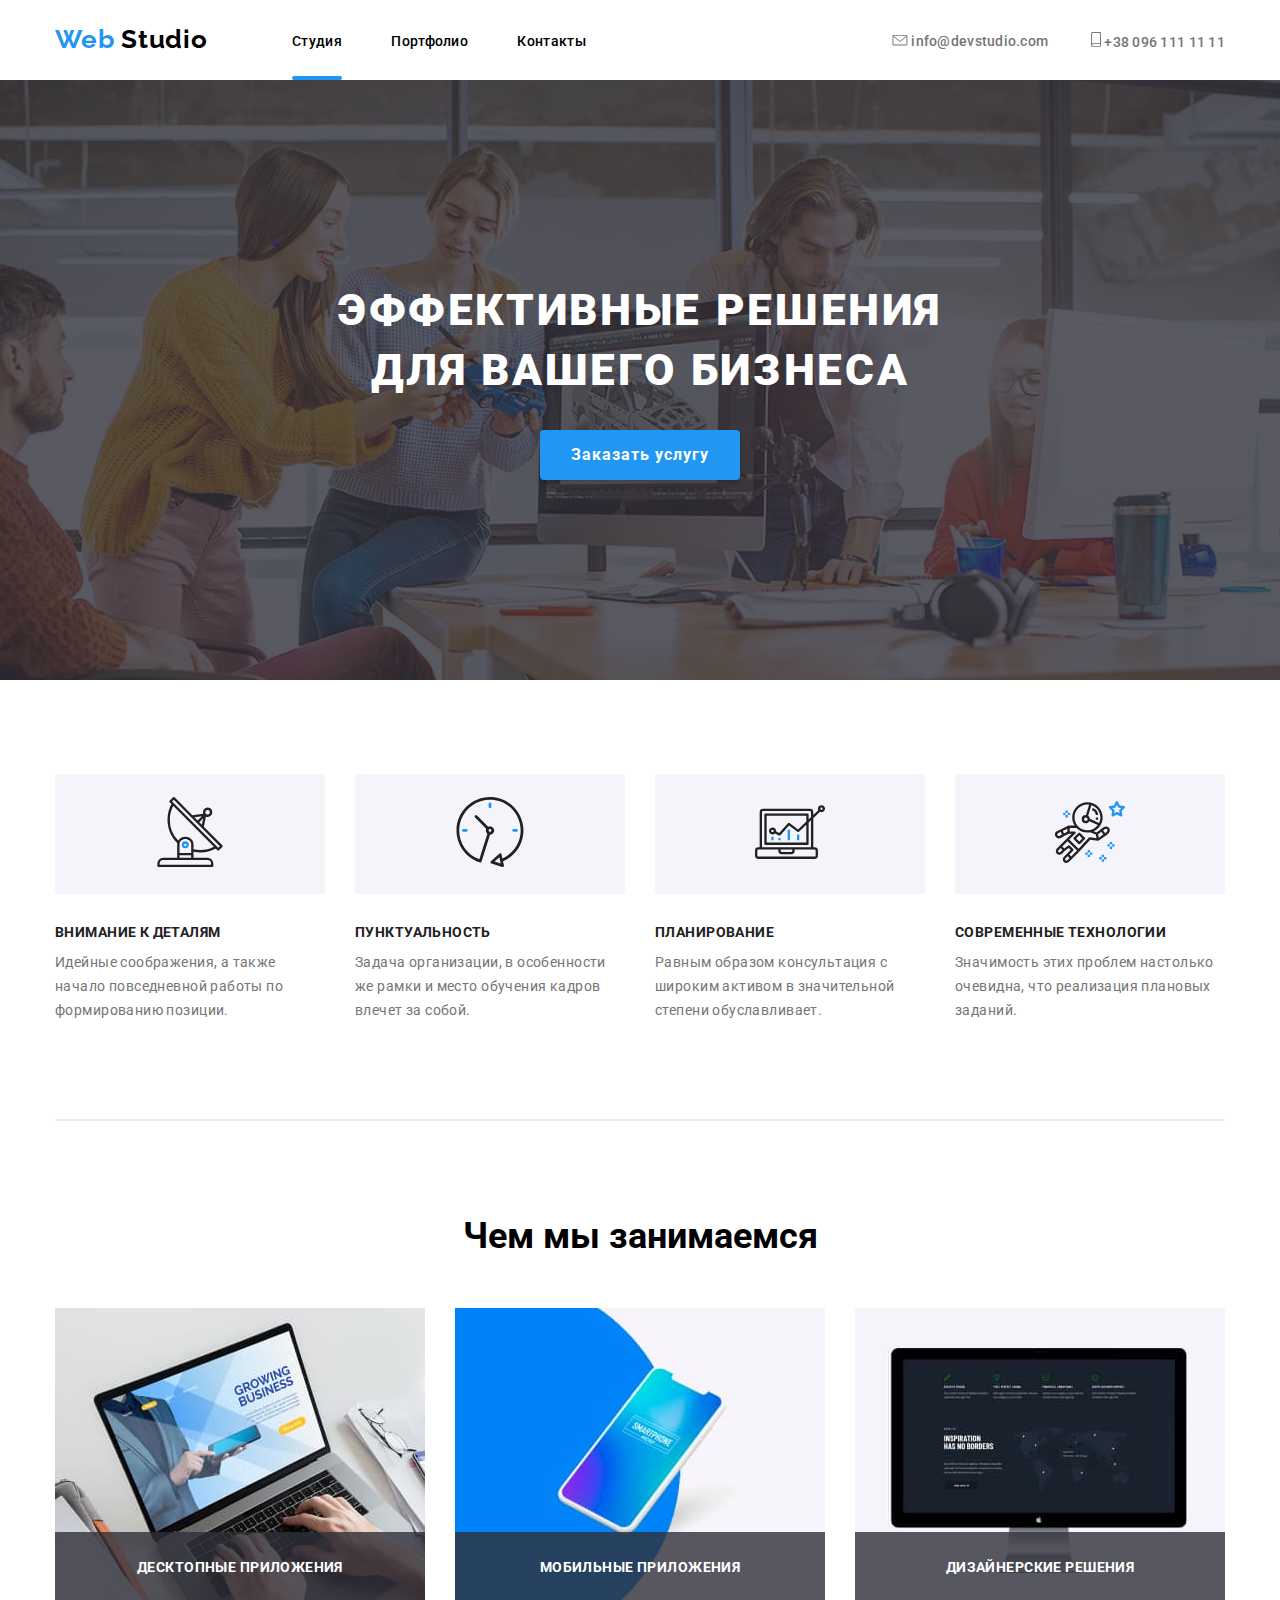
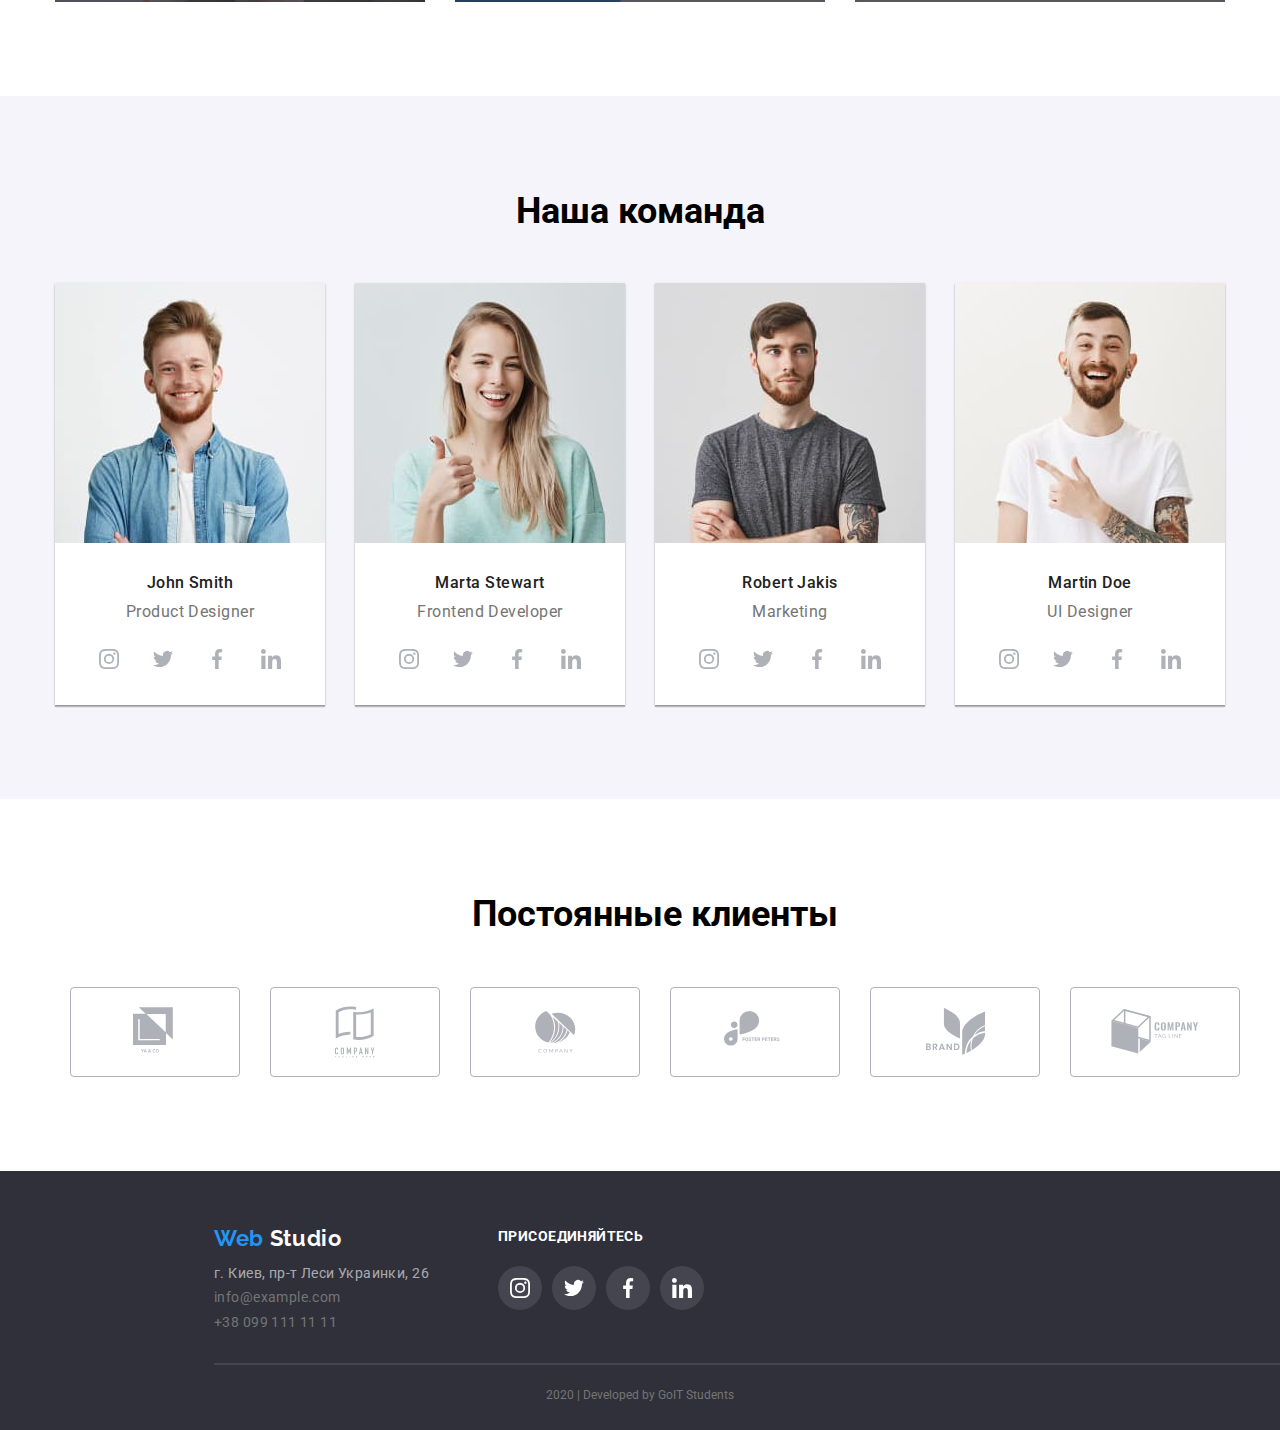
<file: index.html>
﻿<!DOCTYPE html>
<html lang="ru">
  <head>
    <meta charset="UTF-8" />
    <meta name="viewport" content="width=device-width, initial-scale=1.0" />
    <title>goit-markup-hw-05</title>
    <link
      href="https://fonts.googleapis.com/css2?family=Raleway:wght@700&family=Roboto:wght@400;500;700&display=swap"
      rel="stylesheet"
    />
    <link
      rel="stylesheet"
      href="https://cdnjs.cloudflare.com/ajax/libs/modern-normalize/0.6.0/modern-normalize.min.css"
    />
    <link rel="stylesheet" href="./css/styles.css" />
  </head>
  <body class="page">
    <div class="box-container">
      <!--шапка-->

      <header class="page-header">
        <nav class="nav">
          <a href="./index.html" class="logo"
            ><span class="logo-color"> Web</span> Studio</a
          >
          <ul class="site-nav">
            <li class="link-current">
              <a href="./index.html" class="link current1">Студия</a>
            </li>
            <li><a href="./partfolio.html">Портфолио</a></li>
            <li><a href="">Контакты</a></li>
          </ul>
        </nav>
        <ul class="site-nav-contact">
          <li>
            <a href="mailto:info@example.com" class="button-icon-envelope">
              <svg width="16px" height="11.2px">
                <use href="./images/symbol-defs.svg#envelope"></use>
              </svg>
              info@devstudio.com
            </a>
          </li>
          <li>
            <a href="tel:+380991111111" class="button-icon-smartphone">
              <svg width="10px" height="14.94px">
                <use href="./images/symbol-defs.svg#smartphone"></use>
              </svg>
              +38 096 111 11 11
            </a>
          </li>
        </ul>
      </header>
      <main>
        <!--герой-->
        <div class="hero">
          <h1 class="hero-text">
            Эффективные решения <br />
            для вашего бизнеса
          </h1>
          <a href="" class="button">Заказать услугу</a>
        </div>
        <!--Наши преимущества-->
        <section class="container">
          <ul class="flex-container">
            <li>
              <button class="button-svg">
                <svg class="button-icon">
                  <use href="./images/symbol-defs.svg#antenna-1"></use>
                </svg>
              </button>
              <h3 class="text-rectange">Внимание к деталям</h3>
              <p class="feauteres-title">
                Идейные соображения, а также начало повседневной работы по
                формированию позиции.
              </p>
            </li>
            <li>
              <button class="button-svg">
                <svg class="button-icon">
                  <use href="./images/symbol-defs.svg#clock-1"></use>
                </svg>
              </button>
              <h3 class="text-rectange">Пунктуальность</h3>
              <p class="feauteres-title">
                Задача организации, в особенности же рамки и место обучения
                кадров влечет за собой.
              </p>
            </li>
            <li>
              <button class="button-svg">
                <svg class="button-icon">
                  <use href="./images/symbol-defs.svg#diagram-1"></use>
                </svg>
              </button>
              <h3 class="text-rectange">Планирование</h3>
              <p class="feauteres-title">
                Равным образом консультация с широким активом в значительной
                степени обуславливает.
              </p>
            </li>
            <li>
              <button class="button-svg">
                <svg class="button-icon">
                  <use href="./images/symbol-defs.svg#astronaut-1"></use>
                </svg>
              </button>
              <h3 class="text-rectange">Современные технологии</h3>
              <p class="feauteres-title">
                Значимость этих проблем настолько очевидна, что реализация
                плановых заданий.
              </p>
            </li>
          </ul>
        </section>
        <div class="line"></div>
        <!--Чем мы занимаемся-->
        <section class="container">
          <h2 class="section-title">Чем мы занимаемся</h2>
          <ul class="about-profession">
            <li class="bg-svg1">
              <h3 class="white-text-title">Десктопные приложения</h3>
            </li>
            <li class="bg-svg2">
              <h3 class="white-text-title">Мобильные приложения</h3>
            </li>
            <li class="bg-svg3">
              <h3 class="white-text-title">Дизайнерские решения</h3>
            </li>
          </ul>
        </section>
        <!--Наша команда-->
        <div class="background-our-team">
          <section class="container">
            <h2 class="section-title">Наша команда</h2>
            <ul class="our-team">
              <li class="team-background1">
                <h3 class="nick-name">John Smith</h3>
                <p class="profession">Product Designer</p>
                <ul class="our-team-social">
                  <li>
                    <a href="" class="button-icon-social">
                      <svg width="20px" height="20px">
                        <use href="./images/symbol-defs.svg#instagram"></use>
                      </svg>
                    </a>
                  </li>
                  <li>
                    <a href="" class="button-icon-social">
                      <svg width="20px" height="20px">
                        <use href="./images/symbol-defs.svg#twitter"></use>
                      </svg>
                    </a>
                  </li>
                  <li>
                    <a href="" class="button-icon-social">
                      <svg width="20px" height="20px">
                        <use href="./images/symbol-defs.svg#facebook"></use>
                      </svg>
                    </a>
                  </li>
                  <li>
                    <a href="" class="button-icon-social">
                      <svg width="20px" height="20px">
                        <use href="./images/symbol-defs.svg#linkedin"></use>
                      </svg>
                    </a>
                  </li>
                </ul>
              </li>
              <li class="team-background2">
                <h3 class="nick-name">Marta Stewart</h3>
                <p class="profession">Frontend Developer</p>
                <ul class="our-team-social">
                  <li>
                    <a href="" class="button-icon-social">
                      <svg width="20px" height="20px">
                        <use href="./images/symbol-defs.svg#instagram"></use>
                      </svg>
                    </a>
                  </li>
                  <li>
                    <a href="" class="button-icon-social">
                      <svg width="20px" height="20px">
                        <use href="./images/symbol-defs.svg#twitter"></use>
                      </svg>
                    </a>
                  </li>
                  <li>
                    <a href="" class="button-icon-social">
                      <svg width="20px" height="20px">
                        <use href="./images/symbol-defs.svg#facebook"></use>
                      </svg>
                    </a>
                  </li>
                  <li>
                    <a href="" class="button-icon-social">
                      <svg width="20px" height="20px">
                        <use href="./images/symbol-defs.svg#linkedin"></use>
                      </svg>
                    </a>
                  </li>
                </ul>
              </li>
              <li class="team-background3">
                <h3 class="nick-name">Robert Jakis</h3>
                <p class="profession">Marketing</p>
                <ul class="our-team-social">
                  <li>
                    <a href="" class="button-icon-social">
                      <svg width="20px" height="20px">
                        <use href="./images/symbol-defs.svg#instagram"></use>
                      </svg>
                    </a>
                  </li>
                  <li>
                    <a href="" class="button-icon-social">
                      <svg width="20px" height="20px">
                        <use href="./images/symbol-defs.svg#twitter"></use>
                      </svg>
                    </a>
                  </li>
                  <li>
                    <a href="" class="button-icon-social">
                      <svg width="20px" height="20px">
                        <use href="./images/symbol-defs.svg#facebook"></use>
                      </svg>
                    </a>
                  </li>
                  <li>
                    <a href="" class="button-icon-social">
                      <svg width="20px" height="20px">
                        <use href="./images/symbol-defs.svg#linkedin"></use>
                      </svg>
                    </a>
                  </li>
                </ul>
              </li>
              <li class="team-background4">
                <h3 class="nick-name">Martin Doe</h3>
                <p class="profession">UI Designer</p>
                <ul class="our-team-social">
                  <li>
                    <a href="" class="button-icon-social">
                      <svg width="20px" height="20px">
                        <use href="./images/symbol-defs.svg#instagram"></use>
                      </svg>
                    </a>
                  </li>
                  <li>
                    <a href="" class="button-icon-social">
                      <svg width="20px" height="20px">
                        <use href="./images/symbol-defs.svg#twitter"></use>
                      </svg>
                    </a>
                  </li>
                  <li>
                    <a href="" class="button-icon-social">
                      <svg width="20px" height="20px">
                        <use href="./images/symbol-defs.svg#facebook"></use>
                      </svg>
                    </a>
                  </li>
                  <li>
                    <a href="" class="button-icon-social">
                      <svg width="20px" height="20px">
                        <use href="./images/symbol-defs.svg#linkedin"></use>
                      </svg>
                    </a>
                  </li>
                </ul>
              </li>
            </ul>
          </section>
        </div>
        <!--Постоянные клиенты-->
        <section class="container">
          <div class="clients">
            <h2 class="section-title">Постоянные клиенты</h2>
            <ul class="client-container">
              <li>
                <a href="" class="button-icon-client">
                  <svg width="44px" height="49px">
                    <use href="./images/symbol-defs.svg#logo-1"></use>
                  </svg>
                </a>
              </li>
              <li>
                <a href="" class="button-icon-client">
                  <svg width="40px" height="52px">
                    <use href="./images/symbol-defs.svg#logo-2"></use>
                  </svg>
                </a>
              </li>
              <li>
                <a href="" class="button-icon-client">
                  <svg width="41px" height="42px">
                    <use href="./images/symbol-defs.svg#logo-3"></use>
                  </svg>
                </a>
              </li>
              <li>
                <a href="" class="button-icon-client">
                  <svg width="79px" height="42px">
                    <use href="./images/symbol-defs.svg#logo-4"></use>
                  </svg>
                </a>
              </li>
              <li>
                <a href="" class="button-icon-client">
                  <svg width="59px" height="47px">
                    <use href="./images/symbol-defs.svg#logo-5"></use>
                  </svg>
                </a>
              </li>
              <li>
                <a href="" class="button-icon-client">
                  <svg width="88px" height="45px">
                    <use href="./images/symbol-defs.svg#logo-6"></use>
                  </svg>
                </a>
              </li>
            </ul>
          </div>
        </section>
      </main>
      <!--Футер-->
      <footer class="footer-container">
        <div class="section-footer">
          <div class="logo-footer-top">
            <a href="./index.html" class="logo-footer"
              ><span class="logo-footer-color">Web</span> Studio</a
            >
            <address class="footer-white-title">
              г. Киев, пр-т Леси Украинки, 26 <br />
              <a href="" class="footer-text-title">info@example.com</a><br />
              <a href="" class="footer-text-title">+38 099 111 11 11</a>
            </address>
          </div>
          <div class="social-contact">
            <b class="footer-text">ПРИСОЕДИНЯЙТЕСЬ</b>
            <ul class="list-item">
              <li>
                <a href="" class="button-icon-social-footer">
                  <svg width="20px" height="20px">
                    <use href="./images/symbol-defs.svg#instagram"></use>
                  </svg>
                </a>
              </li>
              <li>
                <a href="" class="button-icon-social-footer">
                  <svg width="20px" height="20px">
                    <use href="./images/symbol-defs.svg#twitter"></use>
                  </svg>
                </a>
              </li>
              <li>
                <a href="" class="button-icon-social-footer">
                  <svg width="20px" height="20px">
                    <use href="./images/symbol-defs.svg#facebook"></use>
                  </svg>
                </a>
              </li>
              <li>
                <a href="" class="button-icon-social-footer">
                  <svg width="20px" height="20px">
                    <use href="./images/symbol-defs.svg#linkedin"></use>
                  </svg>
                </a>
              </li>
            </ul>
          </div>
        </div>
        <div class="line2"></div>
        <p class="goit-developed">2020 | Developed by GoIT Students</p>
      </footer>
    </div>
  </body>
</html>
</file>
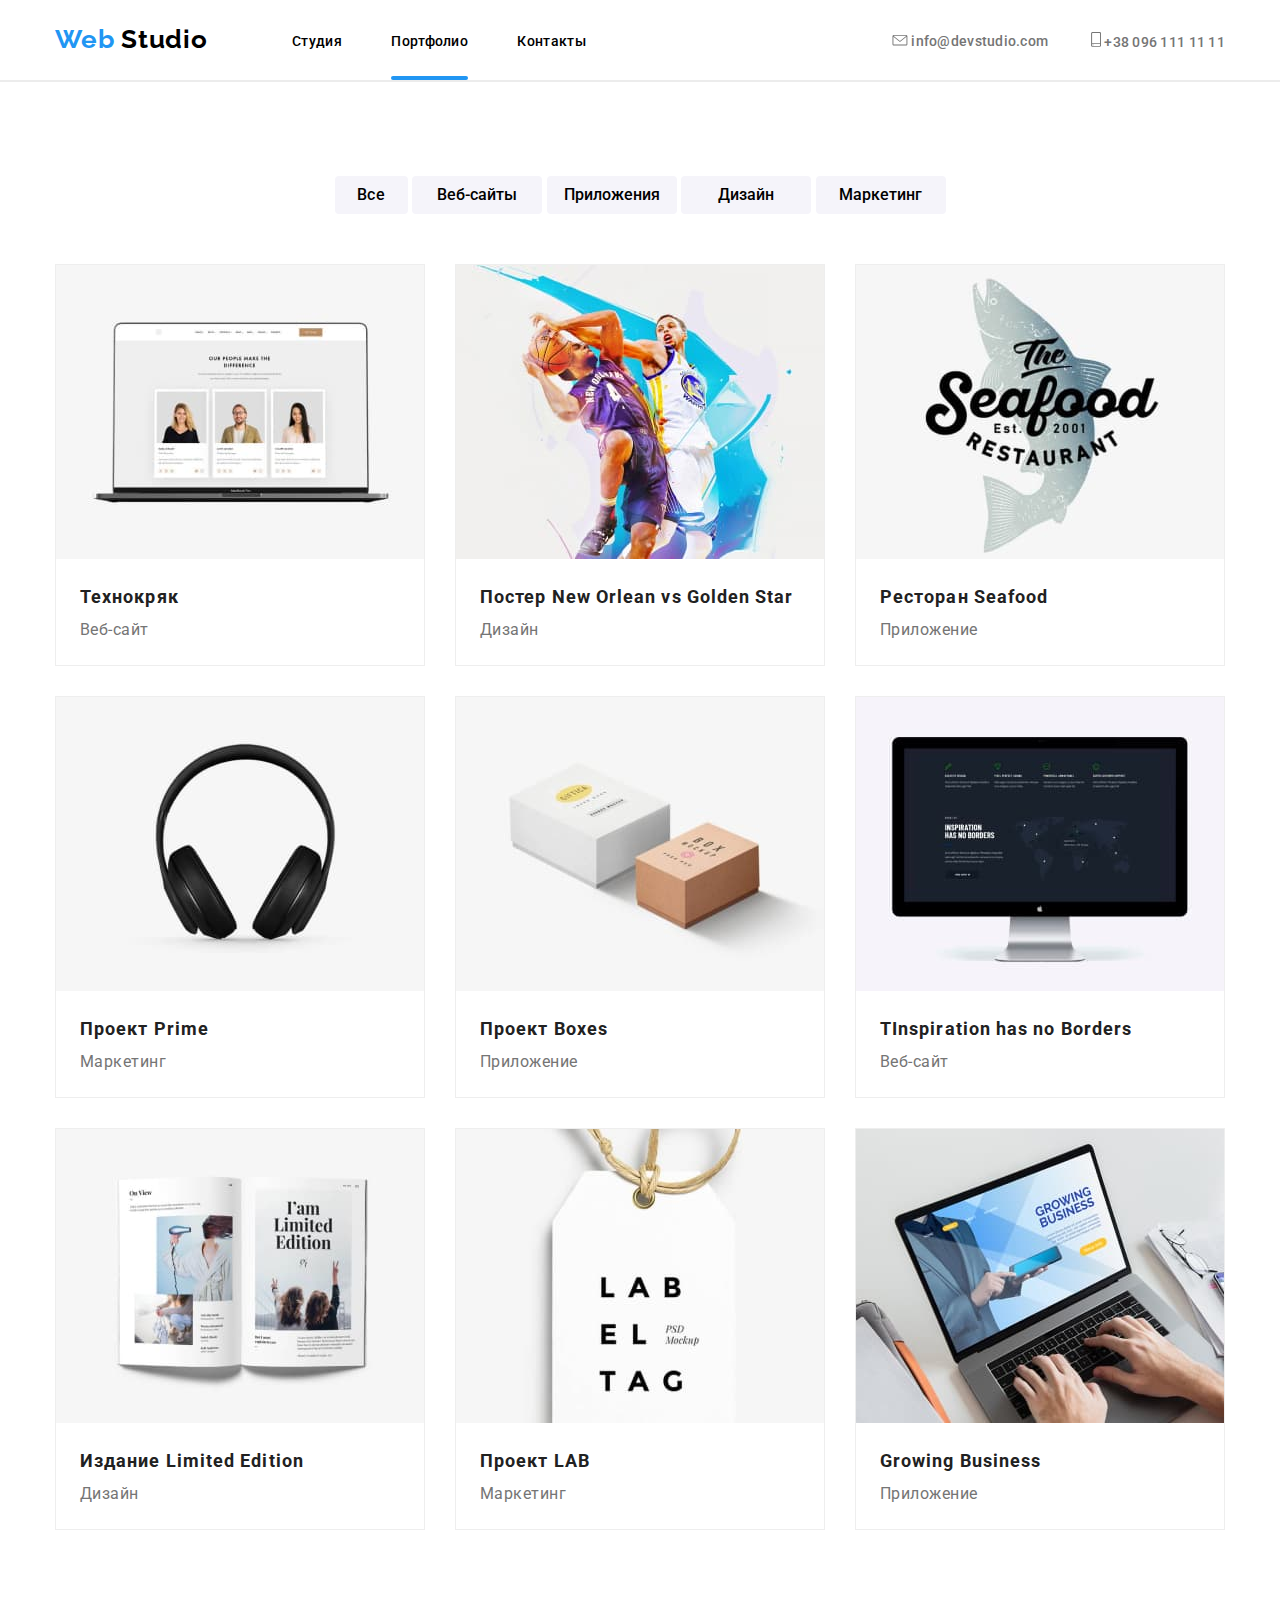
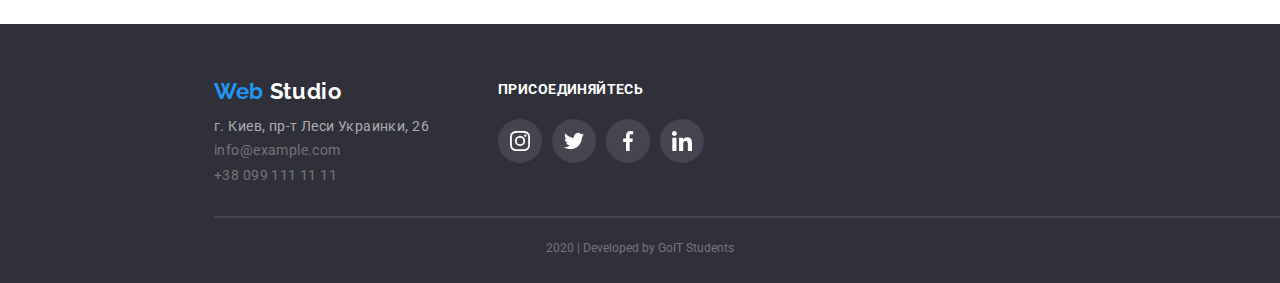
<file: partfolio.html>
﻿<!DOCTYPE html>
<html lang="ru">
  <head>
    <meta charset="UTF-8" />
    <meta name="viewport" content="width=device-width, initial-scale=1.0" />
    <title>goit-markup-hw-05</title>
    <link
      href="https://fonts.googleapis.com/css2?family=Raleway:wght@700&family=Roboto:wght@400;500;700&display=swap"
      rel="stylesheet"
    />
    <link
      rel="stylesheet"
      href="https://cdnjs.cloudflare.com/ajax/libs/modern-normalize/0.6.0/modern-normalize.min.css"
    />
    <link rel="stylesheet" href="./css/styles.css" />
  </head>

  <body class="page">
    <div class="box-container-partfolio">
      <!--шапка-->
      <header>
        <div class="page-header">
          <nav class="nav">
            <a href="./index.html" class="logo"
              ><span class="logo-color"> Web</span> Studio</a
            >
            <ul class="site-nav">
              <li><a href="./index.html">Студия</a></li>
              <li class="link-current">
                <a href="./index.html" class="link current1">Портфолио</a>
              </li>
              <li><a href="">Контакты</a></li>
            </ul>
          </nav>
          <ul class="site-nav-contact">
            <li>
              <a href="mailto:info@example.com" class="button-icon-envelope">
                <svg width="16px" height="11.2px">
                  <use href="./images/symbol-defs.svg#envelope"></use>
                </svg>
                info@devstudio.com
              </a>
            </li>
            <li>
              <a href="tel:+380991111111" class="button-icon-smartphone">
                <svg width="10px" height="14.94px">
                  <use href="./images/symbol-defs.svg#smartphone"></use>
                </svg>
                +38 096 111 11 11
              </a>
            </li>
          </ul>
        </div>
        <div class="line3"></div>
      </header>

      <main>
        <!--навигация-->
        <section>
          <ul class="flex-button-portfolio">
            <li>
              <button type="button" class="button-partfolio">
                Все
              </button>
            </li>

            <li>
              <button type="button" class="button-second-partfolio">
                Веб-сайты
              </button>
            </li>

            <li>
              <button type="button" class="button-second-partfolio">
                Приложения
              </button>
            </li>

            <li>
              <button type="button" class="button-second-partfolio">
                Дизайн
              </button>
            </li>

            <li>
              <button type="button" class="button-second-partfolio">
                Маркетинг
              </button>
            </li>
          </ul>
          <!--наши работы-->
          <div>
            <ul class="flex-container-partfolio">
              <li class="flex-element-partfolio">
                <a href="" class="project-hover-focus">
                  <div class="project-img">
                    <img
                      src="images/partfolio1.jpg"
                      alt="width: 370px; height: 294px;"
                    />
                    <p class="project-text">
                      Технокряк это современная площадка распространения
                      коронавируса. Компании используют эту платформу для
                      цифрового шпионажа и атак на защищённые сервера
                      конкурентов.
                    </p>
                  </div>
                  <div class="project-text-background">
                    <h2 class="name-project">Технокряк</h2>

                    <p class="partfolio-text-title">Веб-сайт</p>
                  </div>
                </a>
              </li>

              <li class="flex-element-partfolio">
                <a href="" class="project-hover-focus">
                  <div class="project-img">
                    <img
                      src="images/partfolio2.jpg"
                      alt="width: 370px; height: 294px;"
                    />
                    <p class="project-text">
                      Технокряк это современная площадка распространения
                      коронавируса. Компании используют эту платформу для
                      цифрового шпионажа и атак на защищённые сервера
                      конкурентов.
                    </p>
                  </div>
                  <div class="project-text-background">
                    <h2 class="name-project">
                      Постер New Orlean vs Golden Star
                    </h2>

                    <p class="partfolio-text-title">Дизайн</p>
                  </div>
                </a>
              </li>

              <li class="flex-element-partfolio">
                <a href="" class="project-hover-focus">
                  <div class="project-img">
                    <img
                      src="images/partfolio3.jpg"
                      alt="width: 370px; height: 294px;"
                    />
                    <p class="project-text">
                      Технокряк это современная площадка распространения
                      коронавируса. Компании используют эту платформу для
                      цифрового шпионажа и атак на защищённые сервера
                      конкурентов.
                    </p>
                  </div>
                  <div class="project-text-background">
                    <h2 class="name-project">
                      Ресторан Seafood
                    </h2>

                    <p class="partfolio-text-title">Приложение</p>
                  </div>
                </a>
              </li>

              <li class="flex-element-partfolio">
                <a href="" class="project-hover-focus">
                  <div class="project-img">
                    <img
                      src="images/partfolio4.jpg"
                      alt="width: 370px; height: 294px;"
                    />
                    <p class="project-text">
                      Технокряк это современная площадка распространения
                      коронавируса. Компании используют эту платформу для
                      цифрового шпионажа и атак на защищённые сервера
                      конкурентов.
                    </p>
                  </div>
                  <div class="project-text-background">
                    <h2 class="name-project">
                      Проект Prime
                    </h2>

                    <p class="partfolio-text-title">Маркетинг</p>
                  </div>
                </a>
              </li>

              <li class="flex-element-partfolio">
                <a href="" class="project-hover-focus">
                  <div class="project-img">
                    <img
                      src="images/partfolio5.jpg"
                      alt="width: 370px; height: 294px;"
                    />
                    <p class="project-text">
                      Технокряк это современная площадка распространения
                      коронавируса. Компании используют эту платформу для
                      цифрового шпионажа и атак на защищённые сервера
                      конкурентов.
                    </p>
                  </div>
                  <div class="project-text-background">
                    <h2 class="name-project">
                      Проект Boxes
                    </h2>

                    <p class="partfolio-text-title">Приложение</p>
                  </div>
                </a>
              </li>

              <li class="flex-element-partfolio">
                <a href="" class="project-hover-focus">
                  <div class="project-img">
                    <img
                      src="images/partfolio6.jpg"
                      alt="width: 370px; height: 294px;"
                    />
                    <p class="project-text">
                      Технокряк это современная площадка распространения
                      коронавируса. Компании используют эту платформу для
                      цифрового шпионажа и атак на защищённые сервера
                      конкурентов.
                    </p>
                  </div>
                  <div class="project-text-background">
                    <h2 class="name-project">
                      ТInspiration has no Borders
                    </h2>

                    <p class="partfolio-text-title">Веб-сайт</p>
                  </div>
                </a>
              </li>

              <li class="flex-element-partfolio">
                <a href="" class="project-hover-focus">
                  <div class="project-img">
                    <img
                      src="images/partfolio7.jpg"
                      alt="width: 370px; height: 294px;"
                    />
                    <p class="project-text">
                      Технокряк это современная площадка распространения
                      коронавируса. Компании используют эту платформу для
                      цифрового шпионажа и атак на защищённые сервера
                      конкурентов.
                    </p>
                  </div>
                  <div class="project-text-background">
                    <h2 class="name-project">
                      Издание Limited Edition
                    </h2>

                    <p class="partfolio-text-title">Дизайн</p>
                  </div>
                </a>
              </li>

              <li class="flex-element-partfolio">
                <a href="" class="project-hover-focus">
                  <div class="project-img">
                    <img
                      src="images/partfolio8.jpg"
                      alt="width: 370px; height: 294px;"
                    />
                    <p class="project-text">
                      Технокряк это современная площадка распространения
                      коронавируса. Компании используют эту платформу для
                      цифрового шпионажа и атак на защищённые сервера
                      конкурентов.
                    </p>
                  </div>
                  <div class="project-text-background">
                    <h2 class="name-project">
                      Проект LAB
                    </h2>

                    <p class="partfolio-text-title">Маркетинг</p>
                  </div>
                </a>
              </li>

              <li class="flex-element-partfolio">
                <a href="" class="project-hover-focus">
                  <div class="project-img">
                    <img
                      src="images/partfolio9.jpg"
                      alt="width: 370px; height: 294px;"
                    />
                    <p class="project-text">
                      Технокряк это современная площадка распространения
                      коронавируса. Компании используют эту платформу для
                      цифрового шпионажа и атак на защищённые сервера
                      конкурентов.
                    </p>
                  </div>
                  <div class="project-text-background">
                    <h2 class="name-project">
                      Growing Business
                    </h2>

                    <p class="partfolio-text-title">Приложение</p>
                  </div>
                </a>
              </li>
            </ul>
          </div>
        </section>
      </main>
      <!--Футер-->
      <footer class="footer-container">
        <div class="section-footer">
          <div class="logo-footer-top">
            <a href="./index.html" class="logo-footer"
              ><span class="logo-footer-color">Web</span> Studio</a
            >
            <address class="footer-white-title">
              г. Киев, пр-т Леси Украинки, 26 <br />
              <a href="" class="footer-text-title">info@example.com</a><br />
              <a href="" class="footer-text-title">+38 099 111 11 11</a>
            </address>
          </div>
          <div class="social-contact">
            <b class="footer-text">ПРИСОЕДИНЯЙТЕСЬ</b>
            <ul class="list-item">
              <li>
                <a href="" class="button-icon-social-footer">
                  <svg width="20px" height="20px">
                    <use href="./images/symbol-defs.svg#instagram"></use>
                  </svg>
                </a>
              </li>
              <li>
                <a href="" class="button-icon-social-footer">
                  <svg width="20px" height="20px">
                    <use href="./images/symbol-defs.svg#twitter"></use>
                  </svg>
                </a>
              </li>
              <li>
                <a href="" class="button-icon-social-footer">
                  <svg width="20px" height="20px">
                    <use href="./images/symbol-defs.svg#facebook"></use>
                  </svg>
                </a>
              </li>
              <li>
                <a href="" class="button-icon-social-footer">
                  <svg width="20px" height="20px">
                    <use href="./images/symbol-defs.svg#linkedin"></use>
                  </svg>
                </a>
              </li>
            </ul>
          </div>
        </div>
        <div class="line2"></div>
        <p class="goit-developed">2020 | Developed by GoIT Students</p>
      </footer>
    </div>
  </body>
</html>
</file>
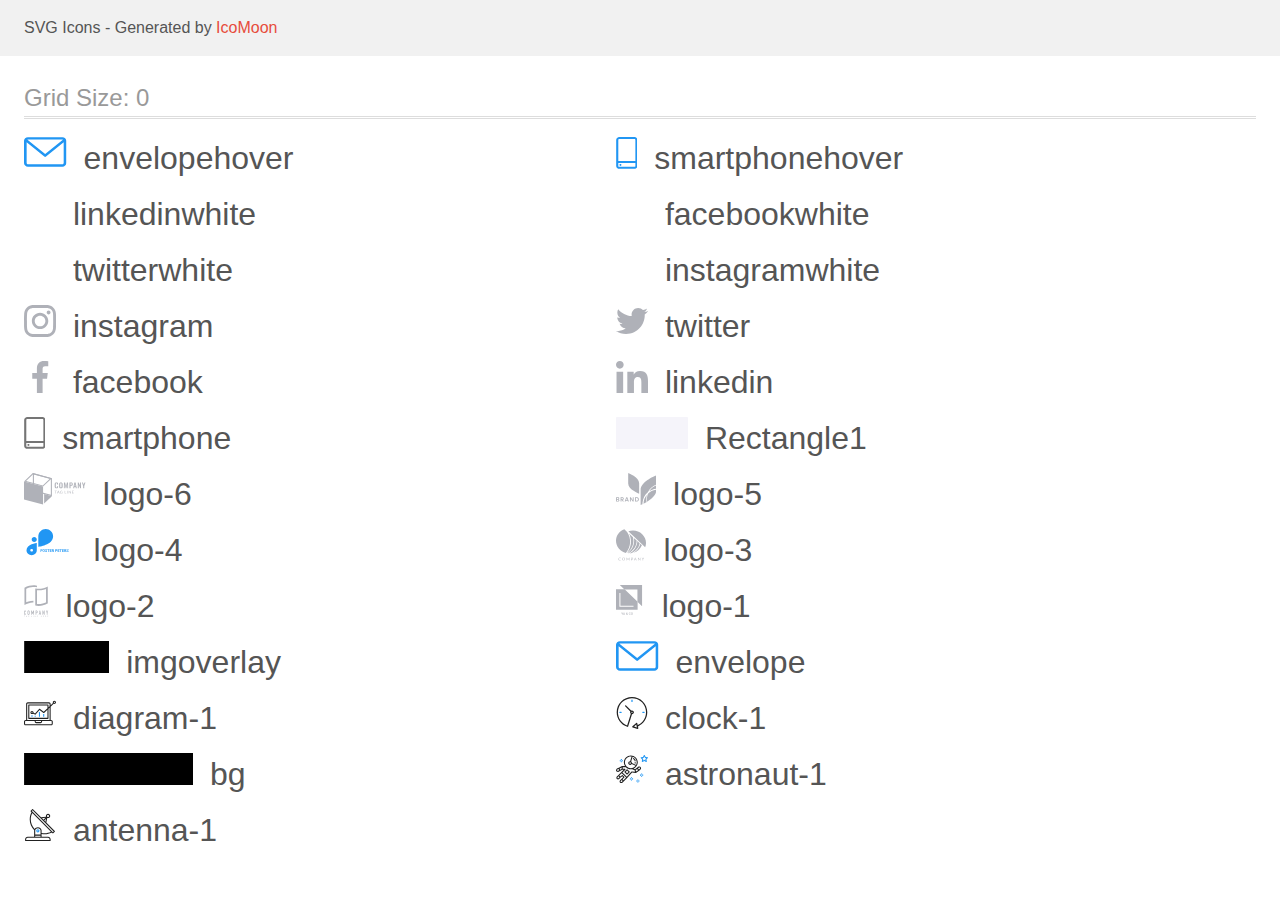
<file: icomoon/demo.html>
<!doctype html>
<html>
<head>
    <title>IcoMoon - SVG Icons</title>
    <meta charset="utf-8">
    <meta name="viewport" content="width=device-width, initial-scale=1">
    <link rel="stylesheet" href="demo-files/demo.css">
    <link rel="stylesheet" href="style.css">
</head>
<body>
<svg aria-hidden="true" style="position: absolute; width: 0; height: 0; overflow: hidden;" version="1.1" xmlns="http://www.w3.org/2000/svg" xmlns:xlink="http://www.w3.org/1999/xlink">
<defs>
<symbol id="envelopehover" viewBox="0 0 43 32">
<path fill="#2196f3" style="fill: var(--color1, #2196f3)" d="M38.667 0h-34.667c-2.206 0-4 1.675-4 3.734v22.404c0 2.059 1.794 3.734 4 3.734h34.667c2.206 0 4-1.675 4-3.734v-22.404c0-2.059-1.794-3.734-4-3.734zM38.667 2.489c0.181 0 0.353 0.035 0.511 0.096l-17.844 14.437-17.844-14.437c0.158-0.061 0.33-0.096 0.511-0.096h34.667zM38.667 27.383h-34.667c-0.736 0-1.333-0.558-1.333-1.245v-20.922l17.793 14.395c0.251 0.203 0.563 0.304 0.874 0.304s0.622-0.101 0.874-0.304l17.793-14.395v20.922c0 0.687-0.598 1.245-1.333 1.245z"></path>
</symbol>
<symbol id="smartphonehover" viewBox="0 0 21 32">
<path fill="#2196f3" style="fill: var(--color1, #2196f3)" d="M18.133 0h-14.933c-1.765 0-3.2 1.34-3.2 2.987v25.889c0 1.647 1.435 2.987 3.2 2.987h14.933c1.765 0 3.2-1.34 3.2-2.987v-25.889c0-1.647-1.435-2.987-3.2-2.987zM3.2 1.991h14.933c0.589 0 1.067 0.446 1.067 0.996v20.91h-17.067v-20.91c0-0.549 0.478-0.996 1.067-0.996zM18.133 29.872h-14.933c-0.589 0-1.067-0.446-1.067-0.996v-2.987h17.067v2.987c0 0.55-0.478 0.996-1.067 0.996z"></path>
<path fill="#2196f3" style="fill: var(--color1, #2196f3)" d="M5.021 27.176c0.417 0.389 0.417 1.020 0 1.409s-1.092 0.389-1.508 0c-0.417-0.389-0.417-1.020 0-1.409s1.092-0.389 1.508 0z"></path>
</symbol>
<symbol id="linkedinwhite" viewBox="0 0 32 32">
<path fill="#fff" style="fill: var(--color2, #fff)" d="M31.992 32v-0.001h0.008v-11.736c0-5.741-1.236-10.164-7.948-10.164-3.227 0-5.392 1.771-6.276 3.449h-0.093v-2.913h-6.364v21.364h6.627v-10.579c0-2.785 0.528-5.479 3.977-5.479 3.399 0 3.449 3.179 3.449 5.657v10.401h6.62z"></path>
<path fill="#fff" style="fill: var(--color2, #fff)" d="M0.528 10.636h6.635v21.364h-6.635v-21.364z"></path>
<path fill="#fff" style="fill: var(--color2, #fff)" d="M3.843 0c-2.121 0-3.843 1.721-3.843 3.843s1.721 3.879 3.843 3.879c2.121 0 3.843-1.757 3.843-3.879-0.001-2.121-1.723-3.843-3.843-3.843v0z"></path>
</symbol>
<symbol id="facebookwhite" viewBox="0 0 32 32">
<path fill="#fff" style="fill: var(--color2, #fff)" d="M21.329 5.313h2.921v-5.088c-0.504-0.069-2.237-0.225-4.256-0.225-4.212 0-7.097 2.649-7.097 7.519v4.481h-4.648v5.688h4.648v14.312h5.699v-14.311h4.46l0.708-5.688h-5.169v-3.919c0.001-1.644 0.444-2.769 2.735-2.769z"></path>
</symbol>
<symbol id="twitterwhite" viewBox="0 0 32 32">
<path fill="#fff" style="fill: var(--color2, #fff)" d="M32 6.078c-1.19 0.522-2.458 0.868-3.78 1.036 1.36-0.812 2.398-2.088 2.886-3.626-1.268 0.756-2.668 1.29-4.16 1.588-1.204-1.282-2.92-2.076-4.792-2.076-3.632 0-6.556 2.948-6.556 6.562 0 0.52 0.044 1.020 0.152 1.496-5.454-0.266-10.28-2.88-13.522-6.862-0.566 0.982-0.898 2.106-0.898 3.316 0 2.272 1.17 4.286 2.914 5.452-1.054-0.020-2.088-0.326-2.964-0.808 0 0.020 0 0.046 0 0.072 0 3.188 2.274 5.836 5.256 6.446-0.534 0.146-1.116 0.216-1.72 0.216-0.42 0-0.844-0.024-1.242-0.112 0.85 2.598 3.262 4.508 6.13 4.57-2.232 1.746-5.066 2.798-8.134 2.798-0.538 0-1.054-0.024-1.57-0.090 2.906 1.874 6.35 2.944 10.064 2.944 12.072 0 18.672-10 18.672-18.668 0-0.29-0.010-0.57-0.024-0.848 1.302-0.924 2.396-2.078 3.288-3.406z"></path>
</symbol>
<symbol id="instagramwhite" viewBox="0 0 32 32">
<path fill="#fff" style="fill: var(--color2, #fff)" d="M31.969 9.408c-0.075-1.7-0.35-2.869-0.744-3.882-0.406-1.075-1.032-2.038-1.851-2.838-0.8-0.813-1.769-1.444-2.832-1.844-1.019-0.394-2.182-0.669-3.882-0.744-1.713-0.081-2.257-0.1-6.601-0.1s-4.888 0.019-6.595 0.094c-1.7 0.075-2.869 0.35-3.882 0.744-1.075 0.406-2.038 1.031-2.838 1.85-0.813 0.8-1.444 1.769-1.844 2.832-0.394 1.019-0.669 2.182-0.744 3.882-0.081 1.713-0.1 2.257-0.1 6.601s0.019 4.888 0.094 6.595c0.075 1.7 0.35 2.869 0.744 3.882 0.406 1.075 1.038 2.038 1.85 2.838 0.8 0.813 1.769 1.444 2.832 1.844 1.019 0.394 2.182 0.669 3.882 0.744 1.706 0.075 2.25 0.094 6.595 0.094s4.888-0.019 6.595-0.094c1.7-0.075 2.869-0.35 3.882-0.744 2.151-0.832 3.851-2.532 4.682-4.682 0.394-1.019 0.669-2.182 0.744-3.882 0.075-1.707 0.094-2.251 0.094-6.595s-0.006-4.888-0.081-6.595zM29.087 22.473c-0.069 1.563-0.331 2.407-0.55 2.969-0.538 1.394-1.644 2.5-3.038 3.038-0.563 0.219-1.413 0.481-2.969 0.55-1.688 0.075-2.194 0.094-6.464 0.094s-4.782-0.019-6.464-0.094c-1.563-0.069-2.407-0.331-2.969-0.55-0.694-0.256-1.325-0.663-1.838-1.194-0.531-0.519-0.938-1.144-1.194-1.838-0.219-0.563-0.481-1.413-0.55-2.969-0.075-1.688-0.094-2.194-0.094-6.464s0.019-4.782 0.094-6.464c0.069-1.563 0.331-2.407 0.55-2.969 0.256-0.694 0.663-1.325 1.2-1.838 0.519-0.531 1.144-0.938 1.838-1.194 0.563-0.219 1.413-0.481 2.969-0.55 1.688-0.075 2.194-0.094 6.464-0.094 4.276 0 4.782 0.019 6.464 0.094 1.563 0.069 2.407 0.331 2.969 0.55 0.694 0.256 1.325 0.662 1.838 1.194 0.531 0.519 0.938 1.144 1.194 1.838 0.219 0.563 0.481 1.413 0.55 2.969 0.075 1.688 0.094 2.194 0.094 6.464s-0.019 4.77-0.094 6.458z"></path>
<path fill="#fff" style="fill: var(--color2, #fff)" d="M16.059 7.783c-4.538 0-8.22 3.682-8.22 8.22s3.682 8.22 8.22 8.22c4.539 0 8.22-3.682 8.22-8.22s-3.682-8.22-8.22-8.22zM16.059 21.335c-2.944 0-5.332-2.388-5.332-5.332s2.388-5.332 5.332-5.332c2.944 0 5.332 2.388 5.332 5.332s-2.388 5.332-5.332 5.332z"></path>
<path fill="#fff" style="fill: var(--color2, #fff)" d="M26.524 7.458c0 1.060-0.859 1.919-1.919 1.919s-1.919-0.859-1.919-1.919c0-1.060 0.859-1.919 1.919-1.919s1.919 0.859 1.919 1.919z"></path>
</symbol>
<symbol id="instagram" viewBox="0 0 32 32">
<path fill="#afb1b8" style="fill: var(--color3, #afb1b8)" d="M31.968 9.408c-0.074-1.701-0.349-2.869-0.742-3.882-0.424-1.111-1.054-2.059-1.85-2.837l-0.001-0.001c-0.78-0.792-1.724-1.419-2.778-1.827l-0.054-0.018c-1.019-0.394-2.181-0.667-3.882-0.742-1.712-0.082-2.256-0.101-6.602-0.101-4.344 0-4.888 0.019-6.595 0.094-1.699 0.074-2.869 0.349-3.88 0.742-1.112 0.424-2.060 1.054-2.839 1.85l-0.001 0.001c-0.791 0.78-1.418 1.724-1.825 2.778l-0.018 0.054c-0.395 1.019-0.669 2.181-0.744 3.882-0.082 1.712-0.101 2.256-0.101 6.602 0 4.344 0.019 4.888 0.094 6.595 0.075 1.701 0.35 2.869 0.744 3.882 0.426 1.11 1.055 2.057 1.849 2.837l0.001 0.001c0.8 0.813 1.77 1.443 2.832 1.843 1.019 0.395 2.182 0.67 3.882 0.744 1.707 0.075 2.251 0.094 6.595 0.094 4.346 0 4.89-0.019 6.595-0.094 1.701-0.074 2.869-0.349 3.882-0.742 2.157-0.85 3.833-2.526 4.664-4.628l0.019-0.055c0.394-1.019 0.669-2.182 0.744-3.882 0.075-1.707 0.093-2.251 0.093-6.595s-0.006-4.888-0.080-6.595zM29.088 22.474c-0.070 1.563-0.333 2.406-0.55 2.97-0.552 1.399-1.64 2.486-3.004 3.024l-0.036 0.012c-0.56 0.219-1.411 0.482-2.968 0.55-1.688 0.075-2.194 0.094-6.464 0.094-4.269 0-4.782-0.019-6.464-0.094-1.563-0.069-2.406-0.331-2.97-0.55-0.721-0.269-1.334-0.676-1.836-1.192l-0.001-0.001c-0.517-0.503-0.924-1.117-1.184-1.803l-0.011-0.034c-0.218-0.563-0.48-1.413-0.549-2.97-0.075-1.688-0.094-2.195-0.094-6.464 0-4.27 0.019-4.784 0.094-6.464 0.069-1.563 0.331-2.406 0.549-2.97 0.269-0.722 0.678-1.337 1.198-1.837l0.002-0.002c0.504-0.517 1.119-0.923 1.806-1.182l0.034-0.011c0.56-0.219 1.411-0.48 2.968-0.55 1.688-0.074 2.195-0.093 6.464-0.093 4.275 0 4.782 0.019 6.464 0.093 1.563 0.069 2.406 0.331 2.97 0.55 0.693 0.256 1.325 0.662 1.837 1.194 0.531 0.52 0.938 1.144 1.195 1.84 0.218 0.56 0.48 1.411 0.549 2.968 0.075 1.688 0.094 2.194 0.094 6.464 0 4.269-0.019 4.768-0.094 6.458z"></path>
<path fill="#afb1b8" style="fill: var(--color3, #afb1b8)" d="M16.059 7.782c-4.539 0.002-8.218 3.682-8.219 8.221v0c0.091 4.471 3.737 8.060 8.221 8.060s8.13-3.589 8.221-8.052l0-0.009c-0.001-4.54-3.681-8.22-8.221-8.221h-0zM16.059 21.334c-2.945-0-5.332-2.388-5.332-5.333s2.388-5.333 5.333-5.333c0 0 0.001 0 0.001 0h-0c2.946 0 5.334 2.388 5.334 5.334s-2.388 5.334-5.334 5.334v0zM26.525 7.458c0 1.060-0.86 1.92-1.92 1.92s-1.92-0.86-1.92-1.92v0c0-1.060 0.86-1.92 1.92-1.92s1.92 0.86 1.92 1.92v0z"></path>
</symbol>
<symbol id="twitter" viewBox="0 0 32 32">
<path fill="#afb1b8" style="fill: var(--color3, #afb1b8)" d="M32 6.078c-1.1 0.493-2.376 0.857-3.713 1.028l-0.068 0.007c1.36-0.817 2.382-2.078 2.873-3.579l0.013-0.046c-1.197 0.722-2.591 1.273-4.076 1.573l-0.084 0.014c-1.2-1.279-2.9-2.076-4.787-2.076-3.622 0-6.558 2.936-6.558 6.558 0 0.001 0 0.003 0 0.004v-0c0 0.52 0.043 1.021 0.152 1.496-5.454-0.266-10.28-2.88-13.522-6.861-0.564 0.949-0.899 2.092-0.902 3.313v0.001c0 2.272 1.171 4.286 2.914 5.451-1.091-0.030-2.107-0.325-2.994-0.823l0.033 0.017v0.072c0.003 3.165 2.236 5.807 5.213 6.44l0.043 0.008c-0.499 0.136-1.071 0.215-1.662 0.215-0.020 0-0.041-0-0.061-0l0.003 0c-0.419 0-0.843-0.024-1.242-0.112 0.85 2.598 3.261 4.509 6.13 4.57-2.215 1.746-5.045 2.8-8.122 2.8-0.004 0-0.008 0-0.013 0h0.001c-0.018 0-0.040 0-0.062 0-0.531 0-1.055-0.034-1.569-0.099l0.061 0.006c2.826 1.846 6.287 2.944 10.004 2.944 0.021 0 0.042-0 0.063-0h-0.003c12.072 0 18.672-10 18.672-18.669 0-0.288-0.010-0.57-0.024-0.848 1.299-0.936 2.39-2.064 3.258-3.355l0.030-0.047z"></path>
</symbol>
<symbol id="facebook" viewBox="0 0 32 32">
<path fill="#afb1b8" style="fill: var(--color3, #afb1b8)" d="M21.328 5.312h2.923v-5.088c-1.232-0.143-2.66-0.224-4.107-0.224-0.052 0-0.104 0-0.157 0l0.008-0c-4.213 0-7.099 2.65-7.099 7.52v4.48h-4.646v5.688h4.646v14.312h5.698v-14.31h4.461l0.707-5.688h-5.168v-3.922c0-1.643 0.443-2.768 2.734-2.768z"></path>
</symbol>
<symbol id="linkedin" viewBox="0 0 32 32">
<path fill="#afb1b8" style="fill: var(--color3, #afb1b8)" d="M31.992 32h0.008v-11.738c0-5.741-1.235-10.163-7.947-10.163-3.227 0-5.392 1.77-6.277 3.45h-0.093v-2.914h-6.365v21.363h6.627v-10.578c0-2.786 0.528-5.48 3.978-5.48 3.398 0 3.45 3.179 3.45 5.658v10.402h6.619zM0.528 10.635h6.635v21.365h-6.635v-21.365zM3.843 0c-2.123 0-3.843 1.721-3.843 3.843v0c0 2.12 1.722 3.878 3.843 3.878 2.12 0 3.842-1.757 3.842-3.878s-1.72-3.841-3.841-3.843h-0z"></path>
</symbol>
<symbol id="smartphone" viewBox="0 0 21 32">
<path fill="#757575" style="fill: var(--color4, #757575)" d="M18.133 0h-14.933c-1.764 0-3.2 1.34-3.2 2.987v25.89c0 1.647 1.436 2.987 3.2 2.987h14.933c1.764 0 3.2-1.34 3.2-2.987v-25.89c0-1.647-1.436-2.987-3.2-2.987zM3.2 1.99h14.933c0.589 0 1.067 0.448 1.067 0.996v20.911h-17.067v-20.911c0-0.548 0.478-0.996 1.067-0.996zM18.133 29.873h-14.933c-0.589 0-1.067-0.448-1.067-0.996v-2.987h17.067v2.987c0 0.548-0.478 0.994-1.067 0.994z"></path>
<path fill="#757575" style="fill: var(--color4, #757575)" d="M5.022 27.177c0.192 0.174 0.312 0.425 0.312 0.704s-0.12 0.53-0.312 0.703l-0.001 0.001c-0.198 0.182-0.464 0.293-0.755 0.293s-0.557-0.111-0.756-0.294l0.001 0.001c-0.192-0.174-0.312-0.425-0.312-0.704s0.12-0.53 0.312-0.703l0.001-0.001c0.198-0.182 0.464-0.293 0.755-0.293s0.557 0.111 0.756 0.294l-0.001-0.001z"></path>
</symbol>
<symbol id="Rectangle1" viewBox="0 0 72 32">
<path fill="#f5f4fa" style="fill: var(--color5, #f5f4fa)" d="M1.067 0h69.867c0.589 0 1.067 0.478 1.067 1.067v29.867c0 0.589-0.478 1.067-1.067 1.067h-69.867c-0.589 0-1.067-0.478-1.067-1.067v-29.867c0-0.589 0.478-1.067 1.067-1.067z"></path>
</symbol>
<symbol id="logo-6" viewBox="0 0 62 32">
<path fill="#afb1b8" style="fill: var(--color3, #afb1b8)" d="M31.123 14.854c-0.251-0.36-0.401-0.806-0.401-1.287 0-0.050 0.002-0.101 0.005-0.15l-0 0.007v-2.074c0-0.637 0.131-1.12 0.394-1.45s0.715-0.495 1.356-0.494c0.602 0 1.030 0.141 1.282 0.422 0.275 0.359 0.41 0.798 0.378 1.241v0.487h-1.076v-0.494c0-0.019 0.001-0.041 0.001-0.064 0-0.148-0.012-0.293-0.034-0.435l0.002 0.016c-0.017-0.115-0.073-0.214-0.153-0.287l-0-0c-0.095-0.071-0.215-0.113-0.345-0.113-0.016 0-0.032 0.001-0.048 0.002l0.002-0c-0.014-0.001-0.029-0.002-0.045-0.002-0.137 0-0.264 0.045-0.367 0.121l0.002-0.001c-0.090 0.081-0.154 0.19-0.178 0.313l-0.001 0.004c-0.031 0.169-0.045 0.341-0.042 0.513v2.518c-0.017 0.243 0.031 0.486 0.138 0.707 0.055 0.075 0.128 0.134 0.212 0.171l0.003 0.001c0.063 0.027 0.136 0.044 0.213 0.044 0.023 0 0.045-0.001 0.067-0.004l-0.003 0c0.013 0.001 0.029 0.002 0.044 0.002 0.128 0 0.245-0.044 0.338-0.117l-0.001 0.001c0.084-0.079 0.142-0.184 0.16-0.303l0-0.003c0.026-0.167 0.037-0.336 0.034-0.504v-0.511h1.076v0.466c0.003 0.038 0.004 0.083 0.004 0.129 0 0.441-0.141 0.85-0.38 1.182l0.004-0.006c-0.247 0.308-0.669 0.462-1.288 0.462s-1.088-0.164-1.354-0.506zM35.608 14.876c-0.272-0.323-0.408-0.794-0.408-1.416v-2.183c0-0.616 0.136-1.082 0.408-1.399s0.726-0.474 1.364-0.473c0.633 0 1.085 0.158 1.358 0.473 0.271 0.317 0.41 0.783 0.41 1.399v2.183c0 0.616-0.139 1.089-0.415 1.414s-0.726 0.487-1.353 0.487c-0.626 0-1.090-0.164-1.364-0.485zM37.473 14.352c0.097-0.202 0.142-0.424 0.129-0.646v-2.672c0.001-0.021 0.002-0.047 0.002-0.072 0-0.204-0.048-0.397-0.133-0.569l0.003 0.007c-0.056-0.076-0.13-0.136-0.216-0.173l-0.003-0.001c-0.062-0.027-0.135-0.042-0.211-0.042-0.026 0-0.051 0.002-0.076 0.005l0.003-0c-0.022-0.003-0.047-0.005-0.073-0.005-0.077 0-0.15 0.016-0.216 0.044l0.004-0.001c-0.090 0.038-0.165 0.098-0.22 0.172l-0.001 0.001c-0.097 0.197-0.142 0.415-0.129 0.633v2.685c-0.014 0.223 0.031 0.444 0.129 0.646 0.063 0.067 0.138 0.121 0.223 0.158l0.004 0.002c0.082 0.036 0.177 0.057 0.277 0.057s0.195-0.021 0.281-0.059l-0.005 0.002c0.089-0.039 0.164-0.093 0.226-0.16l0-0v-0.013zM40.035 9.468h1.16l0.872 4.028 0.892-4.028h1.128l0.113 5.813h-0.833l-0.089-4.040-0.861 4.040h-0.669l-0.892-4.054-0.083 4.054h-0.843l0.104-5.812zM45.5 9.468h1.806c1.040 0 1.56 0.55 1.56 1.651 0 1.054-0.547 1.58-1.643 1.579h-0.614v2.583h-1.115l0.007-5.812zM47.043 11.952c0.11 0.014 0.222 0.004 0.327-0.028 0.106-0.031 0.204-0.085 0.286-0.155 0.128-0.197 0.184-0.427 0.16-0.657 0.001-0.020 0.001-0.044 0.001-0.067 0-0.163-0.020-0.322-0.057-0.474l0.003 0.014c-0.017-0.062-0.045-0.115-0.083-0.161l0.001 0.001c-0.039-0.047-0.086-0.087-0.139-0.116l-0.002-0.001c-0.129-0.059-0.279-0.094-0.437-0.094-0.021 0-0.042 0.001-0.062 0.002l0.003-0h-0.433v1.736h0.433zM50.474 9.468h1.197l1.229 5.813h-1.039l-0.243-1.341h-1.068l-0.25 1.341h-1.054l1.229-5.812zM51.497 13.267l-0.417-2.44-0.417 2.44h0.834zM53.891 9.468h0.781l1.494 3.316v-3.316h0.925v5.812h-0.742l-1.503-3.462v3.462h-0.957l0.002-5.812zM59.258 13.064l-1.242-3.588h1.046l0.758 2.305 0.711-2.305h1.023l-1.226 3.588v2.216h-1.070v-2.216zM32.845 17.822v0.304h-0.91v2.362h-0.381v-2.362h-0.914v-0.304h2.205zM35.697 20.488h-0.294c-0.002 0-0.005 0-0.008 0-0.028 0-0.054-0.010-0.075-0.026l0 0c-0.022-0.015-0.038-0.036-0.048-0.060l-0-0.001-0.263-0.633h-1.262l-0.264 0.633c-0.008 0.028-0.022 0.052-0.040 0.072l0-0c-0.021 0.016-0.047 0.025-0.076 0.025-0.002 0-0.005-0-0.007-0h-0.294l1.115-2.666h0.387l1.128 2.655zM33.85 19.498h1.053l-0.446-1.085c-0.028-0.067-0.057-0.15-0.080-0.236l-0.003-0.014-0.042 0.141-0.040 0.111-0.442 1.083zM37.619 20.226c0.070 0.003 0.139 0.003 0.209 0 0.061-0.006 0.12-0.017 0.179-0.032 0.064-0.015 0.117-0.032 0.169-0.052l-0.009 0.003c0.049-0.019 0.098-0.042 0.15-0.065v-0.6h-0.446c-0.002 0-0.003 0-0.005 0-0.021 0-0.041-0.008-0.055-0.021l0 0c-0.014-0.011-0.022-0.028-0.022-0.047 0-0.001 0-0.001 0-0.002v0-0.205h0.865v1.022c-0.135 0.092-0.291 0.166-0.459 0.214l-0.012 0.003c-0.079 0.023-0.173 0.043-0.27 0.055l-0.009 0.001c-0.096 0.011-0.208 0.017-0.321 0.017-0.001 0-0.003 0-0.004 0h0c-0.004 0-0.008 0-0.013 0-0.197 0-0.386-0.037-0.56-0.103l0.011 0.004c-0.173-0.067-0.321-0.161-0.446-0.279l0.001 0.001c-0.12-0.117-0.218-0.258-0.285-0.414l-0.003-0.008c-0.065-0.158-0.102-0.342-0.102-0.534 0-0.007 0-0.013 0-0.020v0.001c-0-0.006-0-0.012-0-0.019 0-0.194 0.037-0.379 0.104-0.549l-0.004 0.010c0.064-0.158 0.162-0.301 0.287-0.422 0.127-0.12 0.279-0.214 0.446-0.277 0.191-0.068 0.394-0.102 0.598-0.099 0.104 0 0.207 0.007 0.31 0.023 0.090 0.014 0.179 0.036 0.264 0.067 0.079 0.028 0.153 0.063 0.223 0.106 0.069 0.042 0.134 0.088 0.195 0.139l-0.108 0.165c-0.009 0.015-0.021 0.027-0.036 0.036l-0 0c-0.015 0.009-0.032 0.014-0.051 0.014h-0c-0.026-0.001-0.049-0.008-0.069-0.021l0.001 0c-0.044-0.023-0.080-0.043-0.114-0.066l0.005 0.003c-0.042-0.026-0.092-0.050-0.143-0.070l-0.007-0.002c-0.057-0.023-0.126-0.043-0.197-0.058l-0.008-0.001c-0.081-0.015-0.173-0.023-0.268-0.023-0.005 0-0.011 0-0.016 0h0.001c-0.004-0-0.009-0-0.013-0-0.15 0-0.293 0.027-0.425 0.077l0.008-0.003c-0.128 0.049-0.237 0.121-0.328 0.211l0-0c-0.093 0.096-0.163 0.209-0.207 0.332-0.047 0.132-0.075 0.285-0.075 0.444s0.027 0.312 0.078 0.454l-0.003-0.009c0.049 0.125 0.125 0.24 0.223 0.335 0.092 0.092 0.202 0.163 0.326 0.211 0.142 0.046 0.292 0.064 0.442 0.053zM41.172 20.184h1.217v0.304h-1.59v-2.666h0.381l-0.009 2.362zM43.656 20.487h-0.381v-2.664h0.381v2.666zM45.074 17.834c0.022 0.013 0.042 0.029 0.058 0.049l1.63 2.010c-0.001-0.014-0.002-0.031-0.002-0.048s0.001-0.033 0.002-0.050l-0 0.002v-1.986h0.333v2.676h-0.192c-0.004 0-0.009 0.001-0.013 0.001-0.025 0-0.049-0.006-0.071-0.016l0.001 0c-0.023-0.014-0.043-0.031-0.060-0.050l-0-0-1.628-2.007v2.072h-0.319v-2.665h0.198c0.022 0 0.043 0.004 0.063 0.013zM49.901 17.822v0.294h-1.351v0.88h1.095v0.282h-1.095v0.91h1.351v0.294h-1.743v-2.659h1.743zM9.95 1.359l16.929 4.55v15.946l-16.927-4.547v-15.949zM8.865 0v18.081l19.098 5.135v-18.080l-19.098-5.137z"></path>
<path fill="#afb1b8" style="fill: var(--color3, #afb1b8)" d="M19.1 31.61l-19.1-5.139v-18.080l19.1 5.137v18.082z"></path>
<path fill="#afb1b8" style="fill: var(--color3, #afb1b8)" d="M9.181 1.155l16.707 4.493-7.105 6.728-16.71-4.495 7.107-6.727zM8.865 0l-8.865 8.392 19.1 5.137 8.863-8.392-19.098-5.137zM20.175 30.593l7.787-7.374-7.787-2.096v9.47z"></path>
</symbol>
<symbol id="logo-5" viewBox="0 0 40 32">
<path fill="#afb1b8" style="fill: var(--color3, #afb1b8)" d="M3.056 26.742c0.157 0.194 0.24 0.438 0.236 0.688 0.001 0.016 0.001 0.035 0.001 0.053 0 0.324-0.141 0.615-0.365 0.815l-0.001 0.001c-0.304 0.231-0.681 0.343-1.061 0.317h-1.865v-4.361h1.827c0.031-0.002 0.067-0.003 0.103-0.003 0.341 0 0.657 0.11 0.914 0.297l-0.004-0.003c0.218 0.184 0.355 0.457 0.355 0.763 0 0.018-0.001 0.037-0.002 0.055l0-0.003c0.011 0.24-0.065 0.477-0.212 0.667-0.142 0.173-0.338 0.293-0.556 0.34 0.247 0.046 0.471 0.177 0.63 0.373zM0.868 26.084h0.78c0.178 0.014 0.354-0.038 0.497-0.145 0.104-0.095 0.169-0.232 0.169-0.383 0-0.015-0.001-0.030-0.002-0.045l0 0.002c0.001-0.011 0.001-0.024 0.001-0.037 0-0.153-0.064-0.291-0.167-0.389l-0-0c-0.124-0.093-0.281-0.15-0.45-0.15-0.021 0-0.043 0.001-0.064 0.003l0.003-0h-0.767v1.144zM2.222 27.756c0.114-0.1 0.186-0.246 0.186-0.408 0-0.012-0-0.024-0.001-0.036l0 0.002c0.001-0.010 0.001-0.021 0.001-0.032 0-0.166-0.073-0.314-0.189-0.416l-0.001-0.001c-0.132-0.099-0.299-0.159-0.48-0.159-0.018 0-0.036 0.001-0.054 0.002l0.002-0h-0.818v1.199h0.829c0.187 0.011 0.372-0.042 0.524-0.151zM6.789 28.617l-1.016-1.704h-0.382v1.704h-0.874v-4.361h1.654c0.034-0.003 0.074-0.004 0.114-0.004 0.396 0 0.76 0.142 1.042 0.377l-0.003-0.002c0.245 0.251 0.397 0.595 0.397 0.974 0 0.313-0.103 0.601-0.277 0.834l0.003-0.004c-0.204 0.235-0.483 0.392-0.789 0.443l1.083 1.743h-0.951zM5.392 26.318h0.715c0.497 0 0.745-0.22 0.745-0.66 0.001-0.011 0.001-0.024 0.001-0.037 0-0.176-0.070-0.336-0.184-0.453l0 0c-0.133-0.112-0.306-0.18-0.496-0.18-0.024 0-0.047 0.001-0.070 0.003l0.003-0h-0.724l0.009 1.328zM11.568 27.739h-1.742l-0.308 0.878h-0.916l1.6-4.313h0.991l1.593 4.312h-0.916l-0.301-0.878zM11.335 27.079l-0.637-1.84-0.637 1.84h1.273zM17.55 28.617h-0.869l-1.945-2.965v2.965h-0.866v-4.361h0.866l1.945 2.982v-2.982h0.868v4.361zM22.502 27.573c-0.182 0.33-0.45 0.593-0.775 0.764l-0.010 0.005c-0.378 0.191-0.797 0.286-1.22 0.274h-1.546v-4.361h1.546c0.020-0.001 0.044-0.001 0.067-0.001 0.42 0 0.817 0.1 1.168 0.277l-0.015-0.007c0.332 0.168 0.606 0.433 0.785 0.761 0.171 0.333 0.272 0.727 0.272 1.144s-0.1 0.811-0.278 1.158l0.007-0.014zM21.509 27.469c0.239-0.278 0.384-0.642 0.384-1.041s-0.145-0.763-0.386-1.043l0.002 0.002c-0.264-0.232-0.612-0.374-0.993-0.374-0.033 0-0.065 0.001-0.098 0.003l0.004-0h-0.603v2.823h0.603c0.028 0.002 0.061 0.003 0.094 0.003 0.381 0 0.729-0.141 0.994-0.375l-0.002 0.001zM12.112 0s11.201 4.246 10.962 10.39v10.392s-11.193-4.248-10.959-10.392l-0.003-10.39zM33.054 18.349c2.005-1.402 4.428-2.346 7.049-2.628l0.068-0.006v-3.253c-2.995 1.181-5.436 3.227-7.081 5.827l-0.035 0.060z"></path>
<path fill="#afb1b8" style="fill: var(--color3, #afb1b8)" d="M31.782 19.329c1.749-3.487 4.693-6.158 8.283-7.513l0.105-0.035v-9.373s-15.952 6.048-15.615 14.797v14.796s0.711-0.27 1.829-0.778c0-0.473 0-0.95 0.051-1.43 0.35-4.205 2.342-7.887 5.325-10.446l0.021-0.017z"></path>
<path fill="#afb1b8" style="fill: var(--color3, #afb1b8)" d="M30.266 24.825c0.084-1.026 0.27-2.041 0.558-3.030-2.038 2.401-3.303 5.514-3.378 8.921l-0 0.016c1.299-0.625 2.304-1.165 3.286-1.741l-0.218 0.118c-0.191-0.908-0.3-1.952-0.3-3.021 0-0.445 0.019-0.885 0.056-1.32l-0.004 0.057zM30.9 24.878c-0.031 0.359-0.049 0.777-0.049 1.199 0 0.948 0.090 1.874 0.261 2.772l-0.015-0.092c4.358-2.619 9.255-6.664 9.067-11.553v-0.426c-3.246 0.375-6.107 1.788-8.297 3.894l0.005-0.005c-0.501 1.234-0.847 2.664-0.968 4.158l-0.003 0.052z"></path>
</symbol>
<symbol id="logo-4" viewBox="0 0 53 32">
<path fill="#2196f3" style="fill: var(--color1, #2196f3)" d="M10.291 8.050h-0.002c-1.419 0-2.57 1.122-2.57 2.505v0.002c0 1.383 1.151 2.505 2.57 2.505h0.002c1.419 0 2.57-1.122 2.57-2.505v-0.002c0-1.383-1.151-2.504-2.57-2.504zM29.262 7.25c-0.004-1.922-0.789-3.763-2.184-5.122-1.392-1.358-3.282-2.124-5.254-2.128-1.972 0.004-3.863 0.769-5.257 2.127s-2.18 3.201-2.184 5.123v10.595s14.877-1.614 14.879-10.593v-0.001zM2.51 21.322c0.007 1.399 0.587 2.66 1.518 3.563l0.001 0.001c0.945 0.916 2.234 1.481 3.656 1.482h0c1.421-0.001 2.711-0.566 3.657-1.483l-0.001 0.001c0.932-0.903 1.513-2.164 1.521-3.561v-7.374s-10.352 1.126-10.352 7.371zM7.686 22.643c-0.001 0-0.001 0-0.002 0-0.279 0-0.539-0.083-0.756-0.225l0.005 0.003c-0.22-0.144-0.392-0.346-0.496-0.584l-0.003-0.009c-0.065-0.149-0.103-0.323-0.103-0.505 0-0.091 0.009-0.18 0.027-0.266l-0.001 0.008c0.056-0.267 0.187-0.498 0.37-0.676l0-0c0.185-0.18 0.422-0.308 0.686-0.36l0.009-0.001c0.263-0.051 0.535-0.025 0.783 0.075s0.459 0.269 0.609 0.486c0.143 0.206 0.228 0.46 0.228 0.735 0 0.182-0.038 0.356-0.106 0.514l0.003-0.008c-0.068 0.161-0.168 0.307-0.293 0.43s-0.276 0.221-0.44 0.287c-0.154 0.064-0.332 0.101-0.52 0.101-0 0-0 0-0.001 0h0v-0.005zM18.253 21.823h-1.059v1.094h-0.552v-2.675h1.743v0.447h-1.191v0.691h1.058v0.445zM20.903 21.64c0 0.264-0.047 0.494-0.14 0.693s-0.227 0.351-0.401 0.459c-0.164 0.102-0.362 0.162-0.575 0.162-0.007 0-0.014-0-0.021-0l0.001 0c-0.010 0-0.022 0.001-0.033 0.001-0.425 0-0.792-0.249-0.962-0.61l-0.003-0.006c-0.092-0.194-0.146-0.422-0.146-0.662 0-0.008 0-0.016 0-0.023v0.001-0.133c0-0.264 0.047-0.496 0.142-0.695 0.095-0.201 0.23-0.355 0.402-0.461 0.174-0.108 0.373-0.162 0.596-0.162s0.42 0.054 0.594 0.162c0.174 0.107 0.307 0.26 0.402 0.461s0.144 0.431 0.144 0.693v0.119zM20.344 21.518c0-0.28-0.051-0.494-0.151-0.64-0.089-0.133-0.239-0.219-0.409-0.219-0.008 0-0.015 0-0.023 0l0.001-0c-0.006-0-0.013-0-0.020-0-0.169 0-0.318 0.086-0.407 0.216l-0.001 0.002c-0.1 0.143-0.152 0.354-0.153 0.632v0.131c0 0.274 0.050 0.486 0.151 0.636s0.245 0.226 0.434 0.226c0.006 0 0.014 0 0.022 0 0.168 0 0.316-0.085 0.404-0.215l0.001-0.002c0.099-0.146 0.149-0.358 0.151-0.636v-0.131zM22.691 22.215c0-0.005 0-0.010 0-0.016 0-0.091-0.043-0.171-0.11-0.222l-0.001-0c-0.074-0.056-0.206-0.115-0.397-0.177-0.176-0.055-0.327-0.117-0.47-0.191l0.016 0.008c-0.304-0.164-0.456-0.385-0.456-0.663 0-0.144 0.040-0.274 0.121-0.387s0.199-0.203 0.351-0.267c0.153-0.063 0.324-0.095 0.515-0.095s0.361 0.035 0.511 0.105c0.15 0.069 0.265 0.166 0.348 0.292 0.083 0.126 0.125 0.27 0.125 0.43h-0.552c0-0.123-0.038-0.218-0.115-0.285-0.077-0.069-0.186-0.104-0.326-0.104-0.135 0-0.24 0.029-0.314 0.087-0.069 0.049-0.113 0.128-0.113 0.218 0 0.002 0 0.004 0 0.007v-0c0 0.087 0.044 0.159 0.131 0.218 0.088 0.059 0.218 0.114 0.388 0.166 0.314 0.094 0.542 0.211 0.685 0.351s0.215 0.314 0.215 0.521c0 0.232-0.088 0.414-0.263 0.546s-0.411 0.197-0.708 0.197c-0.206 0-0.393-0.038-0.562-0.112-0.159-0.068-0.29-0.174-0.386-0.308l-0.002-0.003c-0.083-0.124-0.133-0.276-0.133-0.44 0-0.005 0-0.011 0-0.016v0.001h0.553c0 0.295 0.176 0.443 0.529 0.443 0.132 0 0.233-0.026 0.307-0.079 0.067-0.048 0.11-0.126 0.11-0.214 0-0.004-0-0.008-0-0.012l0 0.001zM25.634 20.688h-0.819v2.229h-0.552v-2.229h-0.809v-0.447h2.18v0.447zM27.561 21.758h-1.059v0.717h1.243v0.443h-1.794v-2.675h1.791v0.447h-1.239v0.637h1.059v0.432zM29.059 21.938h-0.439v0.979h-0.552v-2.675h0.995c0.316 0 0.56 0.070 0.732 0.211s0.257 0.34 0.257 0.597c0 0.182-0.040 0.335-0.119 0.458-0.089 0.128-0.211 0.228-0.354 0.288l-0.005 0.002 0.579 1.094v0.026h-0.592l-0.502-0.979zM28.62 21.491h0.445c0.138 0 0.245-0.035 0.321-0.105 0.071-0.069 0.115-0.166 0.115-0.272 0-0.007-0-0.014-0.001-0.021l0 0.001c0-0.126-0.036-0.226-0.109-0.297-0.071-0.073-0.181-0.109-0.329-0.109h-0.444v0.803zM31.962 21.974v0.943h-0.552v-2.675h1.045c0.201 0 0.377 0.036 0.53 0.11s0.27 0.178 0.353 0.314c0.082 0.135 0.123 0.289 0.123 0.462 0 0.262-0.090 0.469-0.27 0.621-0.179 0.151-0.427 0.226-0.745 0.226h-0.483zM31.962 21.528h0.493c0.146 0 0.257-0.035 0.333-0.104 0.077-0.068 0.116-0.166 0.116-0.294 0-0.006 0-0.012 0-0.019 0-0.115-0.044-0.221-0.117-0.299l0 0c-0.077-0.081-0.184-0.122-0.32-0.125h-0.505v0.841zM35.45 21.758h-1.059v0.717h1.242v0.443h-1.794v-2.675h1.791v0.447h-1.239v0.637h1.059v0.432zM38.009 20.688h-0.819v2.229h-0.552v-2.229h-0.808v-0.447h2.18v0.447zM39.935 21.758h-1.059v0.717h1.242v0.443h-1.794v-2.675h1.791v0.447h-1.239v0.637h1.059v0.432zM41.434 21.938h-0.439v0.979h-0.552v-2.675h0.995c0.316 0 0.56 0.070 0.732 0.211s0.257 0.34 0.257 0.597c0 0.182-0.040 0.335-0.119 0.458-0.089 0.128-0.21 0.228-0.353 0.288l-0.005 0.002 0.579 1.094v0.026h-0.592l-0.502-0.979zM40.995 21.491h0.446c0.138 0 0.245-0.035 0.321-0.105 0.070-0.069 0.114-0.165 0.114-0.272 0-0.007-0-0.014-0.001-0.022l0 0.001c0-0.126-0.036-0.226-0.108-0.297-0.072-0.073-0.181-0.109-0.329-0.109h-0.443v0.803zM44.235 22.215c0-0.005 0-0.010 0-0.016 0-0.091-0.043-0.171-0.11-0.222l-0.001-0c-0.074-0.056-0.206-0.115-0.397-0.177-0.176-0.055-0.327-0.117-0.47-0.191l0.016 0.008c-0.304-0.164-0.456-0.385-0.456-0.663 0-0.144 0.041-0.274 0.122-0.387s0.199-0.203 0.351-0.267c0.152-0.063 0.324-0.095 0.514-0.095s0.361 0.035 0.511 0.105c0.149 0.069 0.265 0.166 0.348 0.292 0.083 0.126 0.126 0.27 0.126 0.43h-0.552c0-0.123-0.038-0.218-0.115-0.285-0.077-0.069-0.186-0.104-0.326-0.104-0.135 0-0.24 0.029-0.314 0.087-0.069 0.049-0.113 0.128-0.113 0.218 0 0.002 0 0.004 0 0.007v-0c0 0.087 0.044 0.159 0.13 0.218 0.088 0.059 0.218 0.114 0.388 0.166 0.314 0.094 0.543 0.211 0.686 0.351s0.215 0.314 0.215 0.521c0 0.232-0.088 0.414-0.263 0.546s-0.411 0.197-0.708 0.197c-0.206 0-0.393-0.038-0.562-0.112-0.159-0.068-0.29-0.174-0.386-0.308l-0.002-0.003c-0.083-0.124-0.133-0.276-0.133-0.44 0-0.005 0-0.011 0-0.016v0.001h0.553c0 0.295 0.176 0.443 0.529 0.443 0.132 0 0.233-0.026 0.307-0.079 0.067-0.048 0.11-0.126 0.11-0.214 0-0.004-0-0.008-0-0.012l0 0.001z"></path>
</symbol>
<symbol id="logo-3" viewBox="0 0 31 32">
<path fill="#afb1b8" style="fill: var(--color3, #afb1b8)" d="M4.722 31.103c0.023 0.001 0.044 0.010 0.060 0.025v0l0.153 0.161c-0.119 0.13-0.266 0.234-0.431 0.304-0.194 0.077-0.401 0.115-0.61 0.109-0.009 0-0.020 0-0.031 0-0.196 0-0.383-0.038-0.554-0.106l0.010 0.004c-0.332-0.134-0.588-0.397-0.709-0.725l-0.003-0.009c-0.062-0.164-0.098-0.354-0.098-0.552 0-0.007 0-0.013 0-0.020v0.001c-0-0.006-0-0.014-0-0.021 0-0.199 0.039-0.388 0.109-0.562l-0.004 0.010c0.067-0.165 0.168-0.316 0.298-0.444 0.13-0.127 0.286-0.225 0.458-0.29 0.189-0.070 0.39-0.104 0.592-0.102 0.188-0.004 0.375 0.027 0.549 0.093 0.152 0.063 0.291 0.149 0.412 0.257l-0.128 0.171c-0.009 0.012-0.020 0.023-0.032 0.031l-0 0c-0.013 0.009-0.028 0.014-0.045 0.014-0.002 0-0.004-0-0.006-0l0 0c-0.021-0.001-0.040-0.008-0.056-0.019l0 0-0.068-0.045-0.096-0.059c-0.087-0.046-0.189-0.082-0.296-0.101l-0.006-0.001c-0.063-0.011-0.135-0.018-0.209-0.018-0.007 0-0.013 0-0.020 0h0.001c-0.005-0-0.010-0-0.016-0-0.147 0-0.288 0.028-0.417 0.079l0.008-0.003c-0.13 0.051-0.241 0.124-0.333 0.216l0-0c-0.095 0.099-0.169 0.216-0.216 0.342-0.054 0.145-0.081 0.298-0.079 0.452-0.002 0.156 0.025 0.313 0.078 0.46 0.047 0.126 0.119 0.242 0.213 0.341 0.088 0.093 0.196 0.165 0.318 0.212 0.125 0.049 0.259 0.074 0.394 0.073 0.078 0.001 0.156-0.004 0.234-0.015 0.127-0.015 0.247-0.057 0.354-0.122 0.054-0.034 0.104-0.071 0.152-0.113 0.019-0.017 0.044-0.029 0.072-0.030h0zM9.144 30.296c0.002 0.194-0.033 0.387-0.103 0.568-0.067 0.172-0.165 0.319-0.288 0.44l-0 0c-0.126 0.123-0.276 0.221-0.444 0.286l-0.009 0.003c-0.173 0.065-0.373 0.102-0.582 0.102s-0.409-0.037-0.594-0.106l0.012 0.004c-0.175-0.069-0.325-0.167-0.45-0.29l0 0c-0.123-0.123-0.222-0.271-0.288-0.436l-0.003-0.009c-0.065-0.169-0.103-0.364-0.103-0.568s0.038-0.399 0.107-0.579l-0.004 0.011c0.065-0.166 0.164-0.318 0.29-0.447 0.126-0.119 0.276-0.214 0.441-0.276l0.009-0.003c0.173-0.066 0.373-0.104 0.582-0.104s0.409 0.038 0.594 0.108l-0.012-0.004c0.17 0.066 0.324 0.164 0.452 0.29 0.127 0.127 0.224 0.275 0.289 0.439 0.071 0.182 0.106 0.376 0.104 0.571zM8.742 30.296c0-0.007 0-0.016 0-0.024 0-0.155-0.027-0.303-0.076-0.441l0.003 0.009c-0.087-0.256-0.278-0.457-0.522-0.554l-0.006-0.002c-0.126-0.047-0.271-0.075-0.423-0.075s-0.297 0.027-0.432 0.078l0.009-0.003c-0.251 0.099-0.443 0.299-0.528 0.55l-0.002 0.006c-0.097 0.298-0.097 0.615 0 0.912 0.087 0.256 0.279 0.457 0.524 0.552l0.006 0.002c0.273 0.097 0.573 0.097 0.846 0 0.124-0.048 0.234-0.121 0.324-0.214 0.092-0.1 0.162-0.216 0.205-0.341 0.052-0.147 0.076-0.301 0.073-0.456zM12.16 30.774l0.041 0.102c0.015-0.036 0.028-0.069 0.044-0.102 0.017-0.040 0.034-0.073 0.052-0.105l-0.003 0.005 0.978-1.694c0.019-0.030 0.036-0.048 0.056-0.053s0.043-0.009 0.066-0.009c0.005 0 0.010 0 0.015 0l-0.001-0h0.289v2.755h-0.342v-2.11c-0.001-0.014-0.001-0.031-0.001-0.048s0.001-0.033 0.002-0.050l-0 0.002-0.984 1.718c-0.013 0.026-0.033 0.048-0.057 0.062l-0.001 0c-0.023 0.014-0.052 0.022-0.082 0.022-0.001 0-0.002 0-0.002-0h-0.055c-0.030 0.001-0.060-0.007-0.084-0.022s-0.045-0.036-0.058-0.062l-0-0.001-1.012-1.73v2.212h-0.331v-2.75h0.289c0.004-0 0.009-0 0.014-0 0.024 0 0.046 0.003 0.068 0.010l-0.002-0c0.024 0.011 0.042 0.029 0.053 0.052l0 0.001 0.999 1.696c0.018 0.028 0.035 0.060 0.048 0.094l0.001 0.004zM15.841 30.638v1.031h-0.383v-2.75h0.854c0.161-0.003 0.322 0.017 0.476 0.060 0.124 0.034 0.239 0.092 0.337 0.171 0.085 0.074 0.15 0.167 0.191 0.27 0.045 0.112 0.067 0.232 0.066 0.352 0.002 0.121-0.022 0.24-0.071 0.352-0.049 0.109-0.118 0.202-0.205 0.274l-0.001 0.001c-0.095 0.080-0.209 0.143-0.333 0.181l-0.007 0.002c-0.149 0.045-0.305 0.067-0.461 0.064l-0.463-0.007zM15.841 30.342h0.464c0.1 0.002 0.201-0.013 0.296-0.042 0.083-0.027 0.154-0.068 0.215-0.12l-0.001 0.001c0.056-0.049 0.1-0.11 0.129-0.178l0.001-0.003c0.029-0.066 0.046-0.144 0.046-0.225 0-0.003-0-0.005-0-0.008v0c0-0.008 0.001-0.018 0.001-0.028 0-0.071-0.015-0.138-0.041-0.199l0.001 0.003c-0.032-0.074-0.077-0.137-0.133-0.188l-0-0c-0.126-0.094-0.285-0.15-0.457-0.15-0.020 0-0.040 0.001-0.060 0.002l0.003-0h-0.464v1.134zM20.987 31.673h-0.302c-0.002 0-0.004 0-0.006 0-0.030 0-0.057-0.010-0.079-0.026l0 0c-0.021-0.017-0.038-0.038-0.049-0.063l-0-0.001-0.26-0.665h-1.307l-0.27 0.665c-0.011 0.025-0.027 0.046-0.047 0.061l-0 0c-0.022 0.017-0.051 0.028-0.082 0.028-0.002 0-0.003-0-0.005-0h-0.302l1.148-2.756h0.398l1.164 2.756zM19.092 30.65h1.079l-0.455-1.122c-0.030-0.071-0.060-0.157-0.083-0.245l-0.003-0.013-0.044 0.144c-0.015 0.049-0.029 0.088-0.045 0.126l0.003-0.009-0.452 1.119zM22.64 28.93c0.023 0.013 0.043 0.030 0.058 0.050l1.674 2.076v-2.139h0.342v2.756h-0.191c-0.001 0-0.003 0-0.005 0-0.027 0-0.052-0.006-0.074-0.017l0.001 0c-0.024-0.014-0.044-0.031-0.061-0.051l-0-0-1.674-2.075c0.002 0.031 0.002 0.063 0 0.095v2.049h-0.342v-2.756h0.203c0.024 0 0.047 0.004 0.068 0.013zM27.537 30.577v1.094h-0.383v-1.094l-1.058-1.66h0.342c0.002-0 0.005-0 0.007-0 0.028 0 0.054 0.009 0.075 0.024l-0-0c0.021 0.018 0.038 0.038 0.052 0.061l0.001 0.001 0.662 1.070c0.045 0.070 0.085 0.151 0.114 0.236l0.002 0.008 0.050-0.118c0.019-0.043 0.040-0.086 0.066-0.126l0.653-1.078c0.014-0.022 0.031-0.042 0.050-0.059l0-0c0.020-0.017 0.047-0.027 0.076-0.027 0.002 0 0.004 0 0.006 0h0.346l-1.060 1.667zM11.971 24.293c0.167 0.020 0.335 0.037 0.506 0.051 2.582-1.101 4.767-2.902 6.281-5.18s2.29-4.93 2.231-7.625l-2.846-2.712c0.189 0.894 0.297 1.921 0.297 2.974 0 2.015-0.396 3.937-1.115 5.694l0.036-0.1c-1.090 2.731-2.957 5.12-5.39 6.899z"></path>
<path fill="#afb1b8" style="fill: var(--color3, #afb1b8)" d="M10.954 24.167l0.077 0.015c2.601-1.773 4.583-4.247 5.692-7.104 0.627-1.564 0.991-3.378 0.991-5.276 0-1.296-0.17-2.553-0.488-3.748l0.023 0.101-4.054-3.862c1.269 2.397 2.015 5.239 2.015 8.255 0 0.701-0.040 1.393-0.119 2.074l0.008-0.083c-0.397 3.519-1.834 6.857-4.144 9.628zM24.704 14.724c-0.688 2.962-2.361 5.632-4.77 7.616-0.665 0.553-1.406 1.066-2.191 1.51l-0.075 0.039c2.039-0.578 3.804-1.556 5.285-2.851l-0.016 0.013c1.465-1.281 2.625-2.875 3.381-4.679l0.031-0.084-1.645-1.565z"></path>
<path fill="#afb1b8" style="fill: var(--color3, #afb1b8)" d="M24.060 14.288l-2.341-2.23c-0.053 2.681-0.865 5.162-2.23 7.249l0.032-0.053c-1.394 2.169-3.373 3.943-5.729 5.137h0.012c0.525 0 1.049-0.030 1.571-0.089 2.251-0.883 4.15-2.237 5.65-3.95l0.014-0.017c1.454-1.66 2.512-3.704 3.005-5.958l0.016-0.089zM11.294 2.664l-2.793-2.664c-2.497 0.919-4.644 2.535-6.16 4.636s-2.333 4.589-2.34 7.139c0.010 2.818 1.005 5.552 2.829 7.77s4.372 3.793 7.242 4.476c2.562-2.973 4.061-6.647 4.281-10.488s-0.851-7.648-3.059-10.87zM30.512 13.878c-0.010-3.343-1.409-6.547-3.89-8.91s-5.843-3.696-9.352-3.706c-1.622-0.002-3.23 0.284-4.741 0.841l17.099 16.29c0.559-1.335 0.884-2.886 0.884-4.513 0-0 0-0.001 0-0.001v0z"></path>
</symbol>
<symbol id="logo-2" viewBox="0 0 25 32">
<path fill="#afb1b8" style="fill: var(--color3, #afb1b8)" d="M10.447 1.806h0.084c0.156 0 0.324 0.015 0.49 0.030 0.734 0.052 1.463 0.162 2.18 0.329v-1.762c-0.652-0.172-1.42-0.299-2.207-0.357l-0.042-0.002c-0.254-0.020-0.571-0.035-0.889-0.043l-0.021-0h-0.263c-1.523 0.006-3.040 0.201-4.515 0.582-1.68 0.418-3.292 1.075-4.79 1.948v17.475c1.312-0.729 2.832-1.339 4.431-1.75l0.135-0.029c1.123-0.3 2.434-0.51 3.78-0.586l0.052-0.002h0.052c0.216-0.011 0.433-0.017 0.655-0.018v-1.791c-1.78 0.024-3.493 0.264-5.129 0.695l0.147-0.033c-0.603 0.157-1.185 0.326-1.731 0.513l-0.623 0.212v-13.626l0.266-0.128c1.89-0.918 4.096-1.513 6.424-1.649l0.047-0.002c0.008-0.001 0.018-0.001 0.028-0.001s0.020 0 0.029 0.001l-0.001-0c0.248-0.012 0.497-0.018 0.742-0.018h0.28c0.129 0.003 0.258 0.006 0.388 0.014z"></path>
<path fill="#afb1b8" style="fill: var(--color3, #afb1b8)" d="M14.837 3.651c-0.005 0-0.010 0-0.016 0-0.915 0-1.811-0.077-2.684-0.225l0.094 0.013c-0.277-0.047-0.55-0.103-0.814-0.164v17.275c1.12 0.277 2.271 0.412 3.425 0.404 1.607-0.007 3.162-0.218 4.644-0.61l-0.128 0.029c1.817-0.461 3.412-1.129 4.877-1.995l-0.085 0.047v-17.163c-1.311 0.728-2.83 1.338-4.429 1.751l-0.136 0.030c-1.551 0.399-3.146 0.603-4.746 0.609zM21.745 3.95l0.623-0.209v13.63l-0.266 0.129c-0.903 0.442-1.962 0.834-3.065 1.118l-0.119 0.026c-1.331 0.345-2.7 0.521-4.074 0.527-0.411 0-0.818-0.017-1.214-0.052l-0.426-0.038v-14.017l0.497 0.033c0.361 0.023 0.735 0.034 1.141 0.034 1.745-0.006 3.482-0.229 5.173-0.663 0.581-0.154 1.158-0.326 1.731-0.518zM1.684 25.977c-0.167-0.173-0.401-0.281-0.661-0.281-0.011 0-0.022 0-0.033 0.001l0.002-0c-0.004-0-0.009-0-0.014-0-0.139 0-0.272 0.028-0.393 0.078l0.007-0.003c-0.237 0.095-0.42 0.28-0.51 0.512l-0.002 0.006c-0.049 0.123-0.074 0.254-0.072 0.386v2.335c-0.006 0.164 0.026 0.328 0.092 0.479 0.055 0.12 0.135 0.226 0.234 0.313 0.093 0.078 0.203 0.135 0.32 0.166 0.114 0.031 0.231 0.048 0.349 0.048 0.13 0.001 0.258-0.026 0.377-0.081 0.351-0.156 0.591-0.5 0.591-0.901v-0.261h-0.61v0.208c0 0.004 0 0.008 0 0.013 0 0.070-0.013 0.137-0.038 0.199l0.001-0.004c-0.021 0.052-0.051 0.095-0.089 0.132l-0 0c-0.070 0.054-0.159 0.088-0.255 0.089h-0c-0.011 0.001-0.023 0.002-0.036 0.002-0.103 0-0.194-0.050-0.25-0.127l-0.001-0.001c-0.051-0.082-0.082-0.182-0.082-0.289 0-0.008 0-0.016 0.001-0.024l-0 0.001v-2.177c-0.004-0.121 0.022-0.24 0.075-0.349 0.056-0.087 0.153-0.143 0.262-0.143 0.013 0 0.025 0.001 0.038 0.002l-0.001-0c0.003-0 0.007-0 0.012-0 0.107 0 0.201 0.052 0.26 0.131l0.001 0.001c0.063 0.082 0.102 0.187 0.102 0.301 0 0.004-0 0.009-0 0.013v-0.001 0.202h0.604v-0.238c0-0.003 0-0.007 0-0.011 0-0.143-0.027-0.28-0.077-0.405l0.003 0.007c-0.048-0.128-0.117-0.237-0.205-0.329l0 0zM5.31 25.951c-0.186-0.158-0.429-0.255-0.694-0.257h-0c-0.124 0-0.248 0.023-0.364 0.066-0.252 0.090-0.451 0.276-0.557 0.511l-0.002 0.006c-0.062 0.142-0.092 0.297-0.089 0.452v2.239c-0.004 0.158 0.026 0.314 0.089 0.458 0.055 0.121 0.135 0.228 0.236 0.313 0.094 0.086 0.203 0.154 0.322 0.197 0.117 0.043 0.24 0.065 0.364 0.066 0.267-0.001 0.51-0.1 0.695-0.264l-0.001 0.001c0.097-0.087 0.176-0.194 0.23-0.313 0.063-0.144 0.093-0.301 0.089-0.458v-2.239c0-0.006 0-0.013 0-0.020 0-0.156-0.033-0.305-0.092-0.439l0.003 0.007c-0.057-0.128-0.135-0.237-0.23-0.327l-0-0zM5.025 28.969c0.001 0.010 0.002 0.023 0.002 0.035 0 0.114-0.047 0.216-0.123 0.289l-0 0c-0.077 0.065-0.178 0.105-0.287 0.105s-0.21-0.040-0.288-0.105l0.001 0.001c-0.076-0.073-0.123-0.175-0.123-0.289 0-0.012 0.001-0.025 0.002-0.037l-0 0.002v-2.239c-0.001-0.010-0.001-0.022-0.001-0.034 0-0.113 0.047-0.216 0.123-0.289l0-0c0.077-0.065 0.178-0.105 0.287-0.105s0.21 0.040 0.288 0.105l-0.001-0.001c0.076 0.073 0.123 0.175 0.123 0.289 0 0.012-0.001 0.025-0.002 0.037l0-0.002v2.24zM10.072 29.969v-4.24h-0.586l-0.771 2.244h-0.010l-0.777-2.244h-0.58v4.239h0.606v-2.578h0.011l0.593 1.823h0.302l0.598-1.823h0.010v2.578h0.606zM13.513 26.027c-0.094-0.105-0.211-0.185-0.343-0.232-0.124-0.042-0.267-0.066-0.416-0.066-0.008 0-0.016 0-0.024 0l0.001-0h-0.9v4.24h0.604v-1.656h0.311c0.189 0.009 0.376-0.031 0.545-0.116 0.138-0.078 0.25-0.188 0.329-0.32l0.002-0.004c0.070-0.113 0.117-0.238 0.139-0.369 0.021-0.133 0.033-0.287 0.033-0.444 0-0.013-0-0.027-0-0.040l0 0.002c0.006-0.203-0.014-0.407-0.059-0.606-0.043-0.153-0.12-0.284-0.223-0.39l0 0zM13.201 27.319c-0.003 0.081-0.023 0.157-0.057 0.224l0.001-0.003c-0.035 0.065-0.089 0.116-0.154 0.147l-0.002 0.001c-0.075 0.034-0.162 0.054-0.254 0.054-0.011 0-0.022-0-0.033-0.001l0.002 0h-0.276v-1.441h0.311c0.009-0 0.019-0.001 0.029-0.001 0.088 0 0.172 0.020 0.247 0.055l-0.004-0.002c0.062 0.036 0.111 0.090 0.141 0.154l0.001 0.002c0.033 0.074 0.051 0.155 0.053 0.236v0.282c0 0.098 0.006 0.201 0 0.291h-0.006zM16.374 25.729h-0.495l-0.934 4.24h0.604l0.177-0.911h0.823l0.178 0.911h0.604l-0.958-4.24zM15.817 28.481l0.297-1.537h0.011l0.295 1.537h-0.604zM20.277 28.283h-0.011l-0.913-2.554h-0.58v4.24h0.604v-2.55h0.012l0.923 2.549h0.569v-4.239h-0.604v2.554zM23.968 25.729l-0.486 1.686h-0.012l-0.486-1.686h-0.639l0.83 2.448v1.791h0.604v-1.791l0.83-2.447h-0.64zM0 31.166h0.291v0.817h0.198v-0.817h0.289v-0.167h-0.778v0.168zM2.447 30.998l-0.382 0.985h0.21l0.081-0.224h0.392l0.084 0.224h0.215l-0.391-0.985h-0.21zM2.417 31.593l0.134-0.365 0.134 0.365h-0.268zM4.866 31.62h0.228v0.127c-0.063 0.051-0.145 0.082-0.234 0.083h-0c-0.004 0-0.009 0-0.014 0-0.079 0-0.149-0.037-0.195-0.094l-0-0c-0.046-0.065-0.073-0.147-0.073-0.234 0-0.008 0-0.016 0.001-0.023l-0 0.001c0-0.219 0.095-0.329 0.283-0.329 0.006-0.001 0.014-0.001 0.021-0.001 0.097 0 0.178 0.067 0.201 0.157l0 0.001 0.194-0.038c-0.042-0.192-0.18-0.289-0.417-0.289-0.004-0-0.008-0-0.013-0-0.127 0-0.244 0.048-0.331 0.127l0-0c-0.088 0.087-0.143 0.208-0.143 0.342 0 0.013 0 0.026 0.002 0.038l-0-0.002c-0 0.007-0 0.015-0 0.023 0 0.132 0.048 0.254 0.127 0.347l-0.001-0.001c0.087 0.090 0.209 0.146 0.343 0.146 0.011 0 0.021-0 0.032-0.001l-0.001 0c0.005 0 0.010 0 0.016 0 0.155 0 0.296-0.060 0.402-0.157l-0 0v-0.388h-0.426v0.166zM7.337 30.998h-0.199v0.985h0.689v-0.167h-0.49v-0.817zM9.426 30.998h-0.199v0.985h0.199v-0.985zM11.468 31.655l-0.403-0.657h-0.193v0.985h0.185v-0.643l0.396 0.643h0.198v-0.985h-0.182v0.658zM13.315 31.549h0.49v-0.167h-0.49v-0.215h0.527v-0.168h-0.727v0.985h0.747v-0.167h-0.548v-0.266zM17.792 31.386h-0.388v-0.388h-0.198v0.984h0.198v-0.431h0.388v0.431h0.198v-0.985h-0.197v0.388zM19.649 31.549h0.492v-0.167h-0.492v-0.215h0.529v-0.168h-0.726v0.985h0.746v-0.167h-0.548v-0.266zM22.168 31.55c0.171-0.027 0.258-0.118 0.258-0.274 0.001-0.008 0.002-0.018 0.002-0.028 0-0.079-0.038-0.148-0.098-0.191l-0.001-0c-0.073-0.037-0.159-0.059-0.25-0.059-0.014 0-0.027 0-0.040 0.001l0.002-0h-0.417v0.984h0.198v-0.412h0.039c0.005-0 0.010-0 0.016-0 0.039 0 0.076 0.008 0.109 0.023l-0.002-0.001c0.029 0.018 0.053 0.042 0.070 0.072l0.215 0.313h0.236l-0.12-0.192c-0.054-0.096-0.128-0.175-0.215-0.235l-0.002-0.002zM21.969 31.413h-0.146v-0.247h0.156c0.012-0.001 0.027-0.002 0.042-0.002 0.057 0 0.111 0.009 0.163 0.026l-0.004-0.001c0.026 0.024 0.043 0.058 0.043 0.096 0 0.042-0.020 0.080-0.052 0.104l-0 0c-0.049 0.016-0.106 0.025-0.164 0.025-0.013 0-0.026-0-0.039-0.001l0.002 0zM24.068 31.549h0.49v-0.167h-0.49v-0.215h0.529v-0.168h-0.728v0.985h0.747v-0.167h-0.548v-0.266z"></path>
</symbol>
<symbol id="logo-1" viewBox="0 0 29 32">
<path fill="#afb1b8" style="fill: var(--color3, #afb1b8)" d="M3.84 0l4.677 4.428h13.046v12.351l4.677 4.428v-21.206h-22.4z"></path>
<path fill="#afb1b8" style="fill: var(--color3, #afb1b8)" d="M0 4.241v20.6h21.76v-8.188l-13.105-12.407-8.655-0.005zM17.615 21.828h-14.172v-13.855h1.002v12.917h13.17v0.938zM6.266 28.662l0.524-1.078h0.438l-0.764 1.437v0.838h-0.397v-0.838l-0.764-1.437h0.439l0.524 1.078zM8.513 29.329h-0.881l-0.184 0.53h-0.411l0.859-2.275h0.355l0.861 2.275h-0.413l-0.186-0.53zM7.743 29.010h0.659l-0.33-0.944-0.33 0.944zM10.071 29.244c0-0.105 0.029-0.202 0.086-0.289 0.058-0.089 0.17-0.193 0.339-0.314-0.069-0.083-0.131-0.176-0.182-0.276l-0.004-0.008c-0.031-0.066-0.050-0.144-0.052-0.226v-0c0-0.179 0.054-0.319 0.163-0.422s0.254-0.156 0.437-0.156c0.166 0 0.301 0.049 0.406 0.147 0.106 0.097 0.16 0.218 0.16 0.361 0 0.001 0 0.002 0 0.003 0 0.096-0.027 0.186-0.074 0.262l0.001-0.002c-0.063 0.095-0.142 0.174-0.233 0.236l-0.003 0.002-0.155 0.113 0.44 0.518c0.063-0.125 0.095-0.264 0.095-0.417h0.33c0 0.28-0.065 0.509-0.196 0.689l0.334 0.396h-0.44l-0.128-0.152c-0.154 0.115-0.348 0.183-0.558 0.183-0.008 0-0.017-0-0.025-0l0.001 0c-0.225 0-0.405-0.060-0.54-0.179-0.124-0.11-0.202-0.27-0.202-0.447 0-0.007 0-0.014 0-0.021l-0 0.001zM10.824 29.587c0.128 0 0.248-0.043 0.359-0.128l-0.497-0.586-0.049 0.035c-0.125 0.095-0.188 0.203-0.188 0.325 0 0.105 0.034 0.191 0.102 0.256 0.066 0.061 0.156 0.099 0.254 0.099 0.006 0 0.013-0 0.019-0l-0.001 0zM10.614 28.121c0 0.088 0.054 0.197 0.161 0.33l0.173-0.118 0.049-0.039c0.059-0.052 0.097-0.128 0.097-0.212 0-0.003-0-0.006-0-0.009v0c0-0.001 0-0.001 0-0.002 0-0.059-0.026-0.112-0.067-0.149l-0-0c-0.042-0.040-0.099-0.064-0.162-0.064-0.003 0-0.006 0-0.009 0h0c-0.003-0-0.006-0-0.010-0-0.066 0-0.126 0.029-0.167 0.075l-0 0c-0.041 0.048-0.066 0.111-0.066 0.179 0 0.003 0 0.007 0 0.010v-0zM14.748 29.118c-0.023 0.243-0.113 0.432-0.269 0.568s-0.364 0.204-0.623 0.204c-0.181 0-0.341-0.043-0.48-0.128-0.139-0.089-0.248-0.214-0.317-0.362l-0.002-0.005c-0.074-0.16-0.117-0.347-0.117-0.544 0-0.003 0-0.005 0-0.008v0-0.212c0-0.214 0.038-0.403 0.114-0.567 0.077-0.164 0.186-0.29 0.326-0.378 0.143-0.089 0.307-0.133 0.494-0.133 0.251 0 0.453 0.068 0.606 0.205s0.243 0.329 0.268 0.578h-0.394c-0.019-0.163-0.067-0.281-0.144-0.353-0.076-0.073-0.188-0.109-0.336-0.109-0.172 0-0.304 0.063-0.397 0.189-0.092 0.125-0.138 0.309-0.141 0.552v0.202c0 0.246 0.044 0.433 0.132 0.563s0.218 0.194 0.387 0.194c0.155 0 0.272-0.035 0.35-0.105s0.128-0.186 0.148-0.348h0.394zM16.918 28.78c0 0.223-0.038 0.419-0.115 0.588-0.077 0.168-0.188 0.297-0.332 0.388-0.143 0.090-0.307 0.134-0.494 0.134-0.184 0-0.349-0.045-0.493-0.134-0.146-0.094-0.261-0.225-0.332-0.38l-0.002-0.006c-0.075-0.163-0.119-0.354-0.119-0.555 0-0.008 0-0.015 0-0.023v0.001-0.128c0-0.222 0.038-0.418 0.117-0.588s0.19-0.3 0.333-0.389c0.144-0.091 0.308-0.136 0.493-0.136s0.35 0.045 0.493 0.134c0.143 0.089 0.255 0.217 0.333 0.384s0.118 0.362 0.118 0.584v0.126zM16.522 28.662c0-0.252-0.048-0.445-0.143-0.58-0.085-0.123-0.225-0.202-0.384-0.202-0.007 0-0.015 0-0.022 0.001l0.001-0c-0.005-0-0.011-0-0.016-0-0.159 0-0.299 0.079-0.384 0.2l-0.001 0.002c-0.096 0.133-0.145 0.323-0.147 0.567v0.131c0 0.25 0.049 0.444 0.146 0.58s0.233 0.205 0.406 0.205c0.175 0 0.31-0.067 0.403-0.2 0.095-0.133 0.142-0.328 0.142-0.584v-0.118z"></path>
</symbol>
<symbol id="imgoverlay" viewBox="0 0 85 32">
<path d="M0 0h85.333v32h-85.333z"></path>
</symbol>
<symbol id="envelope" viewBox="0 0 43 32">
<path fill="#2196f3" style="fill: var(--color1, #2196f3)" d="M38.667 0h-34.667c-2.205 0-4 1.675-4 3.733v22.405c0 2.059 1.795 3.733 4 3.733h34.667c2.205 0 4-1.675 4-3.733v-22.405c0-2.059-1.795-3.733-4-3.733zM38.667 2.488c0.181 0 0.355 0.037 0.512 0.099l-17.845 14.437-17.845-14.437c0.152-0.062 0.327-0.098 0.512-0.099h34.667zM38.667 27.381h-34.667c-0.736 0-1.333-0.557-1.333-1.243v-20.923l17.792 14.395c0.235 0.189 0.537 0.304 0.866 0.304 0.003 0 0.006 0 0.009-0h-0c0.002 0 0.005 0 0.008 0 0.329 0 0.631-0.115 0.869-0.306l-0.003 0.002 17.792-14.395v20.923c0 0.685-0.597 1.243-1.333 1.243z"></path>
</symbol>
<symbol id="diagram-1" viewBox="0 0 32 32">
<path fill="#2196f3" style="fill: var(--color1, #2196f3)" d="M14.926 14.965h1.066v4.798h-1.066v-4.798zM19.19 17.097h1.066v2.665h-1.066v-2.665zM10.661 18.696h1.066v1.066h-1.066v-1.066zM7.463 18.163h1.066v1.599h-1.066v-1.599z"></path>
<path fill="#212121" style="fill: var(--color6, #212121)" d="M1.599 28.291h25.586c0 0 0 0 0 0 0.883 0 1.599-0.716 1.599-1.599v0-2.132c0-0.883-0.716-1.599-1.599-1.599v0h-0.533v-13.294l3.028-2.868c0.207 0.104 0.452 0.166 0.711 0.166 0.888 0 1.608-0.72 1.608-1.608s-0.72-1.608-1.608-1.608c-0.888 0-1.608 0.72-1.608 1.608 0 0.247 0.056 0.481 0.155 0.69l-0.004-0.010-2.281 2.162v-1.23c0-0.883-0.716-1.599-1.599-1.599v0h-21.323c-0.883 0-1.599 0.716-1.599 1.599v0 15.992h-0.533c-0.883 0-1.599 0.716-1.599 1.599v0 2.132c0 0.883 0.716 1.599 1.599 1.599v0zM30.384 4.837c0.294 0 0.533 0.239 0.533 0.533s-0.239 0.533-0.533 0.533v0c-0.294 0-0.533-0.239-0.533-0.533s0.239-0.533 0.533-0.533v0zM3.198 6.969c0-0.294 0.239-0.533 0.533-0.533h21.323c0.294 0 0.533 0.239 0.533 0.533v2.239l-1.066 1.013v-2.185c0-0.295-0.239-0.534-0.534-0.534h-19.189c-0.294 0-0.534 0.239-0.534 0.533v13.327c0 0.294 0.239 0.533 0.534 0.533h19.189c0.295 0 0.534-0.239 0.534-0.533v-9.675l1.066-1.010v12.283h-22.389v-15.991zM7.996 13.899c-0.001 0-0.003 0-0.005 0-0.883 0-1.599 0.716-1.599 1.599s0.716 1.599 1.599 1.599c0.432 0 0.824-0.172 1.112-0.45l-0 0 1.853 0.93c0.215 0.107 0.476 0.057 0.636-0.122l3.939-4.432 3.872 2.902c0.208 0.155 0.498 0.139 0.686-0.039l3.365-3.188v8.131h-18.123v-12.261h18.123v2.661l-3.771 3.572-3.904-2.927c-0.088-0.067-0.2-0.107-0.32-0.107-0.158 0-0.3 0.069-0.398 0.178l-0 0.001-3.993 4.493-1.493-0.746c0.011-0.064 0.017-0.128 0.020-0.193 0-0.883-0.716-1.599-1.599-1.599v0zM8.529 15.498c0 0.294-0.239 0.533-0.533 0.533s-0.533-0.239-0.533-0.533v0c0-0.294 0.239-0.533 0.533-0.533s0.533 0.239 0.533 0.533v0zM11.727 24.026h5.33v0.533c0 0.294-0.238 0.533-0.533 0.533h-4.265c-0.294 0-0.533-0.239-0.533-0.533v0-0.533zM1.067 24.56c0-0.294 0.238-0.533 0.533-0.533h9.062v0.533c0 0.883 0.716 1.599 1.599 1.599v0h4.265c0.883 0 1.599-0.716 1.599-1.599v0-0.533h9.062c0.294 0 0.533 0.239 0.533 0.533v2.132c0 0.294-0.239 0.533-0.533 0.533h-25.586c-0 0-0 0-0 0-0.294 0-0.533-0.239-0.533-0.533 0 0 0 0 0 0v0-2.132z"></path>
</symbol>
<symbol id="clock-1" viewBox="0 0 32 32">
<path fill="#212121" style="fill: var(--color6, #212121)" d="M31.296 15.301c-0.001-8.452-6.855-15.303-15.308-15.301s-15.303 6.855-15.301 15.308c0.002 6.788 4.422 12.543 10.541 14.545l0.108 0.031c0.061 0.019 0.123 0.029 0.187 0.029 0.12 0 0.238-0.032 0.342-0.094 0.135-0.080 0.236-0.207 0.283-0.357l3.865-12.25c1.054-0.004 1.906-0.859 1.906-1.913 0-1.056-0.856-1.913-1.913-1.913-0.303 0-0.59 0.071-0.845 0.196l0.011-0.005-5.106-5.107c-0.114-0.11-0.271-0.179-0.443-0.179-0.352 0-0.638 0.286-0.638 0.638 0 0.172 0.068 0.328 0.179 0.443l-0-0 5.103 5.109c-0.121 0.241-0.191 0.525-0.191 0.826 0 0.602 0.283 1.137 0.723 1.48l0.004 0.003-3.682 11.673c-7.278-2.681-11.004-10.754-8.324-18.032s10.754-11.004 18.032-8.323c7.278 2.681 11.004 10.754 8.323 18.032-1.345 3.581-4.003 6.406-7.374 7.938l-0.088 0.036-0.398-1.874c-0.063-0.291-0.318-0.506-0.624-0.506-0.164 0-0.313 0.062-0.426 0.163l0.001-0.001-3.837 3.426c-0.132 0.117-0.214 0.287-0.214 0.477 0 0.283 0.185 0.524 0.441 0.606l0.005 0.001 4.899 1.563c0.058 0.020 0.126 0.031 0.196 0.031 0.352 0 0.637-0.285 0.637-0.637 0-0.047-0.005-0.093-0.015-0.138l0.001 0.004-0.391-1.839c5.528-2.374 9.329-7.772 9.329-14.057 0-0.011 0-0.023-0-0.034v0.002zM15.992 14.664c0.352 0 0.638 0.286 0.638 0.638s-0.285 0.638-0.638 0.638v0c-0.352 0-0.638-0.286-0.638-0.638s0.286-0.638 0.638-0.638v0zM18.092 29.528l2.184-1.948 0.603 2.84-2.787-0.892z"></path>
<path fill="#2196f3" style="fill: var(--color1, #2196f3)" d="M15.354 3.185v1.275c0 0.352 0.286 0.638 0.638 0.638s0.638-0.285 0.638-0.638v0-1.275c0-0.352-0.285-0.638-0.638-0.638s-0.638 0.285-0.638 0.638v0zM3.876 14.664c-0.352 0-0.638 0.286-0.638 0.638s0.285 0.638 0.638 0.638h1.275c0.352 0 0.638-0.286 0.638-0.638s-0.285-0.638-0.638-0.638h-1.275zM28.108 15.939c0.352 0 0.638-0.286 0.638-0.638s-0.285-0.638-0.638-0.638h-1.275c-0.352 0-0.638 0.286-0.638 0.638s0.285 0.638 0.638 0.638h1.275z"></path>
</symbol>
<symbol id="bg" viewBox="0 0 169 32">
<path d="M0 0h169.143v32h-169.143v-32z"></path>
</symbol>
<symbol id="astronaut-1" viewBox="0 0 32 32">
<path fill="#2196f3" style="fill: var(--color1, #2196f3)" d="M31.974 4.524c-0.064-0.191-0.227-0.332-0.427-0.362l-0.003-0-1.911-0.278-0.855-1.731c-0.179-0.365-0.777-0.365-0.956 0l-0.855 1.731-1.911 0.278c-0.26 0.039-0.457 0.26-0.457 0.528 0 0.15 0.062 0.285 0.161 0.382l1.383 1.348-0.326 1.903c-0.034 0.2 0.048 0.402 0.212 0.522 0.166 0.12 0.383 0.135 0.562 0.040l1.709-0.899 1.709 0.899c0.072 0.038 0.157 0.060 0.247 0.060 0.295 0 0.534-0.239 0.534-0.534 0-0.031-0.003-0.062-0.008-0.092l0 0.003-0.326-1.903 1.383-1.348c0.099-0.097 0.161-0.233 0.161-0.382 0-0.059-0.009-0.115-0.027-0.168l0.001 0.004zM29.511 5.851c-0.126 0.122-0.183 0.299-0.153 0.472l0.191 1.114-1-0.526c-0.072-0.039-0.158-0.062-0.249-0.062s-0.177 0.023-0.252 0.063l0.003-0.001-1 0.526 0.191-1.114c0.005-0.027 0.008-0.058 0.008-0.090 0-0.15-0.062-0.285-0.161-0.382l-0.81-0.789 1.119-0.163c0.174-0.025 0.324-0.134 0.401-0.292l0.501-1.013 0.5 1.013c0.078 0.158 0.228 0.267 0.402 0.292l1.119 0.162-0.809 0.79zM26.134 20.522h-1.067v1.067h1.067v-1.067zM26.134 22.656h-1.067v1.066h1.067v-1.066zM27.2 21.589h-1.067v1.067h1.067v-1.067z"></path>
<path fill="#2196f3" style="fill: var(--color1, #2196f3)" d="M25.067 21.589h-1.067v1.067h1.067v-1.067zM22.4 26.389h-1.067v1.067h1.067v-1.067zM22.4 28.523h-1.067v1.067h1.067v-1.067zM23.467 27.456h-1.067v1.067h1.067v-1.067zM21.334 27.456h-1.067v1.067h1.067v-1.067zM16 24.256h-1.067v1.067h1.067v-1.067zM16 26.389h-1.067v1.067h1.067v-1.067zM17.067 25.322h-1.067v1.067h1.067v-1.067z"></path>
<path fill="#2196f3" style="fill: var(--color1, #2196f3)" d="M14.934 25.322h-1.067v1.067h1.067v-1.067zM5.867 6.122h-1.067v1.066h1.067v-1.066zM5.867 8.256h-1.067v1.066h1.067v-1.066zM6.933 7.189h-1.067v1.067h1.066v-1.067zM4.8 7.189h-1.067v1.067h1.067v-1.067z"></path>
<path fill="#212121" style="fill: var(--color6, #212121)" d="M24.715 14.16c-0.28-0.376-0.698-0.636-1.179-0.703l-0.009-0.001c-0.076-0.012-0.164-0.018-0.254-0.018-0.411 0-0.789 0.139-1.090 0.373l0.004-0.003-1.253 0.96-1.898 1.417-1.358-0.541c2.421-1.086 4.113-3.508 4.113-6.32 0-3.823-3.122-6.934-6.961-6.934s-6.961 3.11-6.961 6.934c0 1.386 0.415 2.674 1.12 3.759l-2.768-0.024c-0.009 0-0.016 0.005-0.023 0.005-0.057 0.003-0.11 0.014-0.159 0.033l0.004-0.001c-0.013 0.005-0.026 0.007-0.038 0.013-0.006 0.003-0.013 0.003-0.019 0.006l-3.233 1.596c-0 0-0.001 0-0.001 0.001l-1.893 0.91c-0.024 0.011-0.045 0.023-0.064 0.036l0.001-0.001c-0.482 0.324-0.795 0.867-0.795 1.483 0 0.297 0.073 0.577 0.201 0.823l-0.005-0.010c0.22 0.424 0.592 0.742 1.043 0.885l0.013 0.003c0.161 0.053 0.345 0.083 0.537 0.083 0.308 0 0.598-0.078 0.851-0.216l-0.009 0.005 1.388-0.738 2.264-1.169 1.357-0.008-5.442 5.415c0 0.001-0.001 0.001-0.001 0.001l-1.339 1.333c-0.303 0.299-0.49 0.714-0.49 1.173 0 0.002 0 0.004 0 0.005v-0c0 0.444 0.174 0.863 0.49 1.178 0.301 0.3 0.717 0.485 1.176 0.485 0.001 0 0.002 0 0.004 0h-0c0.428 0 0.854-0.162 1.18-0.485l1.314-1.309 1.741-1.3 0.901 0.897-3.102 3.088c-0.303 0.299-0.491 0.715-0.491 1.174 0 0.001 0 0.003 0 0.004v-0c0 0.445 0.174 0.864 0.49 1.179 0.302 0.3 0.717 0.485 1.176 0.485 0.001 0 0.002 0 0.003 0h-0c0.427 0 0.855-0.162 1.18-0.485l4.488-4.472c0.007-0.006 0.016-0.009 0.022-0.016l5.166-5.658 3.471 0.494c0.025 0.004 0.050 0.006 0.075 0.006 0.065 0 0.127-0.016 0.187-0.038 0.018-0.006 0.033-0.015 0.050-0.023 0.019-0.010 0.039-0.015 0.058-0.027l3.213-2.133c0.012-0.008 0.018-0.021 0.029-0.030 0.013-0.010 0.029-0.014 0.041-0.026l1.271-1.191c0.348-0.326 0.564-0.787 0.564-1.3 0-0.4-0.132-0.769-0.355-1.066l0.003 0.005zM2.13 17.77c-0.098 0.054-0.215 0.086-0.34 0.086-0.078 0-0.153-0.013-0.224-0.036l0.005 0.001c-0.294-0.093-0.504-0.364-0.504-0.683 0-0.236 0.114-0.445 0.29-0.575l0.002-0.001 1.314-0.632 0.316 0.924 0.133 0.389-0.992 0.527zM5.627 15.942l-1.548 0.8-0.255-0.746-0.184-0.537 2.027-1.001-0.040 1.484zM20.727 9.322c0 0.918-0.219 1.785-0.599 2.56l-4.181-1.899c-0.044-0.575-0.342-1.072-0.782-1.384l-0.006-0.004 1.463-4.861c2.378 0.756 4.105 2.974 4.105 5.588zM8.938 9.322c0-3.235 2.644-5.867 5.894-5.867 0.253 0 0.5 0.022 0.745 0.053l-1.432 4.753c-0.019 0-0.037-0.006-0.057-0.006-0 0-0.001 0-0.001 0-1.032 0-1.869 0.835-1.872 1.867v0c0.003 1.031 0.84 1.867 1.872 1.867 0 0 0.001 0 0.001 0h-0c0.695 0 1.295-0.383 1.618-0.944l3.863 1.755c-1.075 1.446-2.795 2.389-4.737 2.389-3.25 0-5.894-2.632-5.894-5.867zM14.895 10.122c0 0.441-0.362 0.8-0.806 0.8-0 0-0.001 0-0.001 0-0.443 0-0.802-0.358-0.804-0.8v-0c0-0.441 0.361-0.8 0.806-0.8s0.806 0.359 0.806 0.8zM2.464 25.146c-0.11 0.109-0.261 0.176-0.428 0.176s-0.317-0.067-0.427-0.175l0 0c-0.109-0.108-0.176-0.257-0.176-0.422s0.067-0.314 0.176-0.422l0-0 0.962-0.959 0.852 0.848-0.959 0.955zM5.678 28.88c-0.11 0.109-0.261 0.176-0.428 0.176s-0.317-0.067-0.427-0.175l0 0c-0.109-0.108-0.176-0.257-0.176-0.422s0.067-0.314 0.176-0.422l0-0 0.963-0.959 0.852 0.848-0.96 0.955zM9.16 25.411l-0.001 0.001-1.765 1.76-0.852-0.848 1.765-1.757c0.040-0.040 0.065-0.088 0.090-0.136 0.007-0.014 0.020-0.026 0.026-0.040 0.016-0.041 0.019-0.085 0.026-0.128 0.003-0.025 0.014-0.048 0.014-0.073 0-0.035-0.013-0.070-0.020-0.105-0.006-0.032-0.006-0.064-0.019-0.096-0.025-0.053-0.055-0.098-0.092-0.138l0 0c-0.010-0.012-0.014-0.027-0.025-0.038h-0.001s0-0.001-0.001-0.002l-1.607-1.6c-0.017-0.017-0.039-0.024-0.058-0.038-0.025-0.021-0.054-0.040-0.084-0.057l-0.003-0.001c-0.027-0.013-0.058-0.024-0.090-0.031l-0.003-0.001c-0.030-0.009-0.065-0.017-0.101-0.020l-0.002-0c-0.007-0-0.015-0.001-0.023-0.001-0.026 0-0.051 0.002-0.075 0.005l0.003-0c-0.036 0.005-0.069 0.009-0.104 0.021-0.036 0.013-0.068 0.028-0.097 0.046l0.002-0.001c-0.020 0.011-0.042 0.015-0.061 0.029l-1.773 1.324-0.901-0.897 2.399-2.386 4.361 4.289-0.928 0.919zM15.979 18.394c-0.015-0.002-0.030 0.004-0.045 0.003-0.008-0-0.017-0.001-0.027-0.001-0.031 0-0.062 0.003-0.092 0.008l0.003-0c-0.070 0.011-0.132 0.035-0.187 0.070l0.002-0.001c-0.030 0.018-0.057 0.037-0.083 0.061-0.013 0.011-0.028 0.016-0.040 0.029l-4.698 5.146-4.328-4.256 2.833-2.818c0.096-0.097 0.156-0.23 0.156-0.377 0-0.295-0.239-0.534-0.534-0.534-0.001 0-0.001 0-0.002 0h0l-2.219 0.013 0.028-1.607 3.104 0.027c1.264 1.297 3.027 2.101 4.978 2.101 0.001 0 0.002 0 0.003 0h-0c0.438 0 0.864-0.046 1.28-0.122 0.040 0.032 0.080 0.064 0.129 0.085l2.41 0.96 0.152 0.759 0.178 0.885-3.003-0.427zM20.020 18.572l-0.313-1.558 1.446-1.080 0.946 1.257-2.080 1.381zM23.774 15.741l-0.838 0.785-0.931-1.237 0.831-0.637c0.155-0.119 0.351-0.168 0.543-0.143 0.193 0.027 0.364 0.128 0.48 0.284 0.088 0.117 0.141 0.265 0.141 0.426 0 0.206-0.087 0.391-0.226 0.521l-0 0z"></path>
<path fill="#212121" style="fill: var(--color6, #212121)" d="M13.602 18.544l-2.143-2.134c-0.096-0.096-0.229-0.156-0.376-0.156s-0.28 0.059-0.376 0.156v0l-2.143 2.134c-0.097 0.097-0.156 0.23-0.156 0.378s0.060 0.281 0.156 0.378l-0-0 2.143 2.134c0.096 0.096 0.229 0.156 0.376 0.156s0.28-0.059 0.376-0.156v0l2.143-2.134c0.097-0.097 0.157-0.23 0.157-0.378s-0.060-0.281-0.157-0.378l-0-0zM11.083 20.303l-1.387-1.381 1.386-1.381 1.387 1.381-1.387 1.381zM17.164 5.071l-0.258 1.036c0.071 0.018 1.738 0.452 1.738 2.149h1.067c0-2.017-1.666-2.965-2.547-3.184zM19.711 9.322h-1.067v1.066h1.067v-1.066z"></path>
</symbol>
<symbol id="antenna-1" viewBox="0 0 32 32">
<path fill="#212121" style="fill: var(--color6, #212121)" d="M30.773 22.098l-8.443-8.505 0.937-4.616c0.225 0.090 0.485 0.144 0.758 0.146h0.007c0.008 0 0.017 0 0.026 0 1.192 0 2.159-0.967 2.159-2.159s-0.967-2.159-2.159-2.159c-1.192 0-2.159 0.967-2.159 2.159 0 0.259 0.046 0.508 0.13 0.739l-0.005-0.015-4.96 0.606-8.091-8.133c-0.096-0.098-0.229-0.159-0.376-0.16h-0c-0.14 0.001-0.274 0.057-0.373 0.155l-1.512 1.504c-0.096 0.097-0.156 0.23-0.156 0.377s0.060 0.281 0.156 0.377v0l0.814 0.825c-1.143 2.062-1.816 4.522-1.816 7.139 0 4.106 1.656 7.824 4.336 10.525l-0.001-0.001c0.043 0.041 0.092 0.074 0.146 0.097-0.032 0.164-0.051 0.353-0.052 0.546v6.188h-6.4c-1.472 0.001-2.666 1.194-2.667 2.666v1.067c0 0.295 0.239 0.534 0.534 0.534h24.534c0.294 0 0.533-0.239 0.533-0.534v-1.067c-0.002-1.472-1.195-2.665-2.666-2.666h-6.4v-2.742c1.003 0.21 2.024 0.317 3.049 0.32 2.58-0.003 5.005-0.663 7.117-1.822l-0.077 0.039 0.818 0.823c0.099 0.101 0.235 0.159 0.376 0.16 0.14-0.001 0.274-0.057 0.373-0.155l1.512-1.504c0.096-0.097 0.156-0.23 0.156-0.377s-0.060-0.281-0.156-0.377v0zM23.28 6.233c0.193-0.192 0.459-0.31 0.752-0.31 0.589 0 1.067 0.478 1.067 1.066s-0.477 1.066-1.067 1.066c-0 0-0 0-0 0h-0.004c-0.587-0.003-1.061-0.479-1.061-1.066 0-0.295 0.12-0.563 0.314-0.756l0-0h-0.002zM22.024 9.737l-0.598 2.946-1.175-1.183 1.774-1.763zM21.419 8.835l-1.92 1.909-1.486-1.493 3.406-0.416zM24.004 28.8c0.884 0 1.6 0.716 1.6 1.6v0 0.534h-23.466v-0.534c0-0.884 0.716-1.6 1.6-1.6v0h20.267zM16.538 26.666v1.067h-5.334v-1.067h5.334zM11.204 25.6v-4.053c0-1.294 1.196-2.346 2.667-2.346s2.667 1.053 2.667 2.346v4.053h-5.334zM17.604 23.904v-2.357c0-1.882-1.675-3.413-3.733-3.413-0.017-0-0.038-0-0.058-0-1.353 0-2.54 0.707-3.213 1.771l-0.009 0.016c-2.36-2.482-3.812-5.846-3.812-9.55 0-2.314 0.567-4.496 1.569-6.414l-0.036 0.077 18.602 18.709c-1.823 0.947-3.979 1.502-6.266 1.502-1.079 0-2.128-0.124-3.136-0.357l0.093 0.018zM28.893 23.22l-21.057-21.181 0.754-0.752 7.935 7.98c0.004 0 0.006 0.007 0.010 0.010l13.114 13.191-0.757 0.752z"></path>
<path fill="#2196f3" style="fill: var(--color1, #2196f3)" d="M13.876 20.267h-0.005c-0.001 0-0.002 0-0.002 0-0.884 0-1.6 0.716-1.6 1.6s0.715 1.599 1.597 1.6h0.005c0.001 0 0.001 0 0.002 0 0.884 0 1.6-0.716 1.6-1.6s-0.715-1.599-1.598-1.6h-0zM14.249 22.245c-0.096 0.096-0.229 0.155-0.376 0.155-0.295 0-0.534-0.239-0.534-0.534s0.238-0.533 0.532-0.533h0c0.293 0.002 0.53 0.24 0.53 0.533 0 0.148-0.060 0.281-0.157 0.378v0h0.005z"></path>
</symbol>
</defs>
</svg>

<header class="bgc1 clearfix">
<div class="mhl">
    <p>SVG Icons - Generated by <a href="https://icomoon.io/app">IcoMoon</a></p>
</div>
</header>
    <div class="clearfix mhl ptl">
        <h1 class="mvm mtn fgc1">Grid Size: 0</h1>
        <div class="glyph fs1">
            <div class="clearfix pbs">
                <svg class="icon envelopehover"><use xlink:href="#envelopehover"></use></svg><span class="name"> envelopehover</span>
            </div>
        </div>
        <div class="glyph fs1">
            <div class="clearfix pbs">
                <svg class="icon smartphonehover"><use xlink:href="#smartphonehover"></use></svg><span class="name"> smartphonehover</span>
            </div>
        </div>
        <div class="glyph fs1">
            <div class="clearfix pbs">
                <svg class="icon linkedinwhite"><use xlink:href="#linkedinwhite"></use></svg><span class="name"> linkedinwhite</span>
            </div>
        </div>
        <div class="glyph fs1">
            <div class="clearfix pbs">
                <svg class="icon facebookwhite"><use xlink:href="#facebookwhite"></use></svg><span class="name"> facebookwhite</span>
            </div>
        </div>
        <div class="glyph fs1">
            <div class="clearfix pbs">
                <svg class="icon twitterwhite"><use xlink:href="#twitterwhite"></use></svg><span class="name"> twitterwhite</span>
            </div>
        </div>
        <div class="glyph fs1">
            <div class="clearfix pbs">
                <svg class="icon instagramwhite"><use xlink:href="#instagramwhite"></use></svg><span class="name"> instagramwhite</span>
            </div>
        </div>
        <div class="glyph fs1">
            <div class="clearfix pbs">
                <svg class="icon instagram"><use xlink:href="#instagram"></use></svg><span class="name"> instagram</span>
            </div>
        </div>
        <div class="glyph fs1">
            <div class="clearfix pbs">
                <svg class="icon twitter"><use xlink:href="#twitter"></use></svg><span class="name"> twitter</span>
            </div>
        </div>
        <div class="glyph fs1">
            <div class="clearfix pbs">
                <svg class="icon facebook"><use xlink:href="#facebook"></use></svg><span class="name"> facebook</span>
            </div>
        </div>
        <div class="glyph fs1">
            <div class="clearfix pbs">
                <svg class="icon linkedin"><use xlink:href="#linkedin"></use></svg><span class="name"> linkedin</span>
            </div>
        </div>
        <div class="glyph fs1">
            <div class="clearfix pbs">
                <svg class="icon smartphone"><use xlink:href="#smartphone"></use></svg><span class="name"> smartphone</span>
            </div>
        </div>
        <div class="glyph fs1">
            <div class="clearfix pbs">
                <svg class="icon Rectangle1"><use xlink:href="#Rectangle1"></use></svg><span class="name"> Rectangle1</span>
            </div>
        </div>
        <div class="glyph fs1">
            <div class="clearfix pbs">
                <svg class="icon logo-6"><use xlink:href="#logo-6"></use></svg><span class="name"> logo-6</span>
            </div>
        </div>
        <div class="glyph fs1">
            <div class="clearfix pbs">
                <svg class="icon logo-5"><use xlink:href="#logo-5"></use></svg><span class="name"> logo-5</span>
            </div>
        </div>
        <div class="glyph fs1">
            <div class="clearfix pbs">
                <svg class="icon logo-4"><use xlink:href="#logo-4"></use></svg><span class="name"> logo-4</span>
            </div>
        </div>
        <div class="glyph fs1">
            <div class="clearfix pbs">
                <svg class="icon logo-3"><use xlink:href="#logo-3"></use></svg><span class="name"> logo-3</span>
            </div>
        </div>
        <div class="glyph fs1">
            <div class="clearfix pbs">
                <svg class="icon logo-2"><use xlink:href="#logo-2"></use></svg><span class="name"> logo-2</span>
            </div>
        </div>
        <div class="glyph fs1">
            <div class="clearfix pbs">
                <svg class="icon logo-1"><use xlink:href="#logo-1"></use></svg><span class="name"> logo-1</span>
            </div>
        </div>
        <div class="glyph fs1">
            <div class="clearfix pbs">
                <svg class="icon imgoverlay"><use xlink:href="#imgoverlay"></use></svg><span class="name"> imgoverlay</span>
            </div>
        </div>
        <div class="glyph fs1">
            <div class="clearfix pbs">
                <svg class="icon envelope"><use xlink:href="#envelope"></use></svg><span class="name"> envelope</span>
            </div>
        </div>
        <div class="glyph fs1">
            <div class="clearfix pbs">
                <svg class="icon diagram-1"><use xlink:href="#diagram-1"></use></svg><span class="name"> diagram-1</span>
            </div>
        </div>
        <div class="glyph fs1">
            <div class="clearfix pbs">
                <svg class="icon clock-1"><use xlink:href="#clock-1"></use></svg><span class="name"> clock-1</span>
            </div>
        </div>
        <div class="glyph fs1">
            <div class="clearfix pbs">
                <svg class="icon bg"><use xlink:href="#bg"></use></svg><span class="name"> bg</span>
            </div>
        </div>
        <div class="glyph fs1">
            <div class="clearfix pbs">
                <svg class="icon astronaut-1"><use xlink:href="#astronaut-1"></use></svg><span class="name"> astronaut-1</span>
            </div>
        </div>
        <div class="glyph fs1">
            <div class="clearfix pbs">
                <svg class="icon antenna-1"><use xlink:href="#antenna-1"></use></svg><span class="name"> antenna-1</span>
            </div>
        </div>
  </div>
<script defer src="svgxuse.js"></script>
</body>
</html>
</file>
<file: css/styles.css>
* {
  margin: 0;
  padding: 0;
  box-sizing: border-box;
}
:root {
  --primary-text-color: #000000;
  --secondary-text-color: #757575;
  --white-text-color: #ffffff;
  --akcent: #2196f3;
  --button-second: #f5f4fa;
}

section {
  width: 1200px;
  padding-left: 15px;
  padding-right: 15px;
  margin-left: auto;
  margin-right: auto;
  padding-top: 94px;
  padding-bottom: 94px;
}
section.container {
  width: 1200px;
  padding-left: 15px;
  padding-right: 15px;
  margin-left: auto;
  margin-right: auto;
  padding-top: 94px;
  padding-bottom: 94px;
}

a {
  text-decoration: none;
}

ul {
  list-style-type: none;
  text-decoration: none;
}

.page {
  background: var(--white-text-color);
  color: #212121;
  font-family: "roboto", sans-serif;
}

.logo {
  transition-property: all;
  transition-duration: 250ms;
  transition-timing-function: cubic-bezier(0.4, 0, 0.2, 1);
  color: var(--primary-text-color);
  font-family: "Raleway", sans-serif;
  font-weight: bold;
  font-size: 26px;
  line-height: 1.2;
  letter-spacing: 0.03em;
  margin-top: 24px;
  margin-bottom: 25px;
  padding: inherit;
  width: 153px;
}

.logo-color {
  color: var(--akcent);
}

.logo:hover {
  color: var(--akcent);
}
/* site-nav */
.site-nav a {
  transition-property: all;
  transition-duration: 250ms;
  transition-timing-function: cubic-bezier(0.4, 0, 0.2, 1);
  color: var(--primary-text-color);
  font-weight: 500;
  font-size: 14px;
  line-height: 1.1;
}

.site-nav {
  transition-property: all;
  transition-duration: 250ms;
  transition-timing-function: cubic-bezier(0.4, 0, 0.2, 1);
  display: flex;
  margin-left: 84px;
  margin-top: 32px;
  padding: initial;
  justify-content: space-between;
  width: 294px;
  letter-spacing: 0.02em;
}
.site-nav :hover,
.site-nav :focus {
  color: var(--akcent);
}
.link-current {
  position: relative;
  color: var(--akcent);
}
.link-current::after {
  content: "";
  width: 100%;
  background: var(--akcent);
  border-radius: 2px;
  height: 4px;
  position: absolute;
  bottom: 0px;
  left: 0px;
}

/* contact list */
.site-nav-contact a {
  color: var(--secondary-text-color);
  font-style: normal;
  font-weight: 500;
  font-size: 14px;
  line-height: 16px;
  letter-spacing: 0.02em;
}

.button-icon-envelope {
  fill: var(--secondary-text-color);
  color: var(--secondary-text-color);
  transition-property: all;
  transition-duration: 250ms;
  transition-timing-function: cubic-bezier(0.4, 0, 0.2, 1);
}
.button-icon-envelope:hover,
.button-icon-envelope:focus {
  fill: var(--akcent);
  color: var(--akcent);
}

.button-icon-smartphone {
  fill: var(--secondary-text-color);
  color: var(--secondary-text-color);
  transition-property: all;
  transition-duration: 250ms;
  transition-timing-function: cubic-bezier(0.4, 0, 0.2, 1);
}
.button-icon-smartphone:hover,
.button-icon-smartphone:focus {
  fill: var(--akcent);
  color: var(--akcent);
}

.button-svg {
  width: 270px;
  height: 120px;
  background: #f5f4fa;
  border-radius: 4px;
  border: 0;
}

.button-icon {
  width: 70px;
  height: 70px;
}

.button-icon-social {
  transition-property: all;
  transition-duration: 250ms;
  transition-timing-function: cubic-bezier(0.4, 0, 0.2, 1);
  width: 44px;
  height: 44px;
  display: inline-flex;
  justify-content: center;
  align-items: center;
  border-radius: 50%;
  border: none;
  fill: #afb1b8;
}

.button-icon-social:hover,
.button-icon-social:focus {
  fill: var(--white-text-color);
  background-color: var(--akcent);
}

.button-icon-client {
  transition-property: all;
  transition-duration: 250ms;
  transition-timing-function: cubic-bezier(0.4, 0, 0.2, 1);
  display: inline-flex;
  justify-content: center;
  align-items: center;
  margin: 0;
  padding: 0;
  list-style: none;
  width: 170px;
  height: 90px;
  border: 1px solid #afb1b8;
  box-sizing: border-box;
  border-radius: 4px;
  fill: #afb1b8;
}
.button-icon-client:hover,
.button-icon-client:focus {
  border: 1px solid var(--akcent);
  fill: var(--akcent);
}

.button-icon-social-footer {
  transition-property: all;
  transition-duration: 250ms;
  transition-timing-function: cubic-bezier(0.4, 0, 0.2, 1);
  width: 44px;
  height: 44px;
  display: inline-flex;
  justify-content: center;
  align-items: center;
  border-radius: 50%;
  border: none;
  fill: var(--white-text-color);
  background: rgba(255, 255, 255, 0.1);
}

.button-icon-social-footer:hover,
.button-icon-social-footer:focus {
  fill: var(--white-text-color);
  background-color: var(--akcent);
}

.site-nav-contact {
  width: 333px;
  display: flex;
  justify-content: space-between;
  padding: initial;
  margin-top: 32px;
  margin-bottom: 32px;
}

/* hero */

.hero {
  padding-left: 15px;
  padding-right: 15px;
  height: 600px;
  margin-left: auto;
  margin-right: auto;
  background-image: linear-gradient(
      to right,
      rgba(47, 48, 58, 0.8),
      rgba(47, 48, 58, 0.8)
    ),
    url(../images/header.jpg);
  background-repeat: no-repeat;
  max-width: 1600px;
  background-position: center;
}

.hero-text {
  color: var(--white-text-color);
  font-style: normal;
  font-weight: 900;
  font-size: 44px;
  line-height: 60px;
  text-align: center;
  letter-spacing: 0.06em;
  text-transform: uppercase;
  padding-top: 200px;
}

/* section */
.flex-container-partfolio {
  display: flex;
  flex-wrap: wrap;
}

.flex-button-portfolio {
  display: flex;
  justify-content: space-between;
  width: 611px;
  height: 38px;
  margin: 0 auto;
  margin-bottom: 20px;
}

.flex-element-partfolio {
  background: #ffffff;
  border: 1px solid #eeeeee;
  width: calc((100% - 60px) / 3);
  margin-right: 30px;
  margin-top: 30px;
  transition-property: all;
  transition-duration: 250ms;
  transition-timing-function: cubic-bezier(0.4, 0, 0.2, 1);
}

.flex-element-partfolio:hover,
.flex-element-partfolio:focus {
  box-shadow: 1px 4px 6px rgba(0, 0, 0, 0.16), 0px 4px 4px rgba(0, 0, 0, 0.06),
    0px 1px 1px rgba(0, 0, 0, 0.12);
}

.flex-element-partfolio:nth-child(3n) {
  margin-right: 0;
}

.project-hover-focus:hover .project-text {
  opacity: 1;
  transform: translateY(-100%);
}
.project-img {
  position: relative;
  overflow: hidden;
  height: 294px;
}

.project-text-background {
  background-color: var(--white-text-color);
}

.project-text {
  transition-property: all;
  transition-duration: 250ms;
  transition-timing-function: cubic-bezier(0.4, 0, 0.2, 1);
  font-size: 18px;
  line-height: 28px;
  letter-spacing: 0.03em;
  position: absolute;
  color: var(--white-text-color);
  background: rgba(33, 150, 243, 0.9);
  opacity: 0;
  transform: translateY(100%);
  padding-top: 65px;
  padding-left: 24px;
  padding-right: 24px;
  padding-bottom: 65px;
}
.flex-container {
  display: flex;
  justify-content: space-between;
  height: 251px;
}

.text-rectange {
  margin-top: 30px;
  font-style: normal;
  font-weight: bold;
  font-size: 14px;
  line-height: 16px;
  letter-spacing: 0.03em;
  text-transform: uppercase;
  color: #212121;
}

.section-title {
  color: var(--primary-text-color);
  font-weight: bold;
  font-size: 36px;
  line-height: 1.2;
  text-align: center;
  margin-bottom: 50px;
}

/* feauteres */
.feauteres-title {
  margin-top: 10px;
  margin-bottom: 0px;
  width: 270px;
  font-style: normal;
  font-weight: normal;
  font-size: 14px;
  line-height: 24px;
  letter-spacing: 0.03em;
  color: #757575;
}

.bg-svg1 {
  width: 370px;
  background-color: rgba(47, 48, 58, 0.8);
  background-image: url(../images/bg.svg), url(../images/1.jpg);
  border-radius: 0px;
  background-repeat: no-repeat;
  background-position: bottom;
}
.bg-svg2 {
  width: 370px;
  background-color: rgba(47, 48, 58, 0.8);
  background-image: url(../images/bg.svg), url(../images/2.jpg);
  border-radius: 0px;
  background-repeat: no-repeat;
  background-position: bottom;
}
.bg-svg3 {
  width: 370px;
  background-color: rgba(47, 48, 58, 0.8);
  background-image: url(../images/bg.svg), url(../images/3.jpg);
  border-radius: 0px;
  background-repeat: no-repeat;
  background-position: bottom;
}

/* button */
.button {
  color: var(--white-text-color);
  background-color: var(--akcent);
  font-weight: bold;
  font-size: 16px;
  line-height: 1.8;
  box-shadow: 0px 4px 4px rgba(0, 0, 0, 0.15);
  border-radius: 4px;
  min-width: 130px;
  width: 200px;
  height: 50px;
  margin-left: auto;
  margin-right: auto;
  letter-spacing: 0.06em;
  display: flex;
  text-align: center;
  align-items: center;
  justify-content: center;
  margin-top: 30px;
}

.button-second {
  color: var(--primary-text-color);
  background-color: var(--button-second);
}

.our-team {
  display: flex;
  justify-content: space-between;
}

.our-team-social {
  display: flex;
  justify-content: space-between;
  margin-left: 32px;
  margin-right: 32px;
  margin-bottom: 24px;
}

.our-team-social:nth-child(1n) {
  margin-top: 16px;
}

.team-background1 {
  width: 270px;
  background: #ffffff;
  box-shadow: 0px 2px 1px rgba(0, 0, 0, 0.2), 0px 1px 1px rgba(0, 0, 0, 0.14),
    0px 1px 3px rgba(0, 0, 0, 0.12);
  background-image: url(../images/4.jpg);
  background-repeat: no-repeat;
  background-position: top;
}

.team-background2 {
  width: 270px;
  background: #ffffff;
  box-shadow: 0px 2px 1px rgba(0, 0, 0, 0.2), 0px 1px 1px rgba(0, 0, 0, 0.14),
    0px 1px 3px rgba(0, 0, 0, 0.12);
  background-image: url(../images/5.jpg);
  background-repeat: no-repeat;
  background-position: top;
}

.team-background3 {
  width: 270px;
  background: #ffffff;
  box-shadow: 0px 2px 1px rgba(0, 0, 0, 0.2), 0px 1px 1px rgba(0, 0, 0, 0.14),
    0px 1px 3px rgba(0, 0, 0, 0.12);
  background-image: url(../images/6.jpg);
  background-repeat: no-repeat;
  background-position: top;
}

.team-background4 {
  width: 270px;
  background: #ffffff;
  box-shadow: 0px 2px 1px rgba(0, 0, 0, 0.2), 0px 1px 1px rgba(0, 0, 0, 0.14),
    0px 1px 3px rgba(0, 0, 0, 0.12);
  background-image: url(../images/7.jpg);
  background-repeat: no-repeat;
  background-position: top;
}

.background-our-team {
  max-width: 1600px;
  background-color: #f5f4fa;
  margin: 0 auto;
}

.clients {
  width: 1200px;
  padding-left: 15px;
  padding-right: 15px;
  margin-left: auto;
  margin-right: auto;
}

.client-container {
  display: flex;
  align-items: center;
  text-align: center;
  justify-content: space-between;
}

.line {
  width: 1170px;
  border: 1px solid #ececec;
  margin: 0 auto;
  padding: 0 auto;
}

/* white-text-title*/

.white-text-title {
  font-weight: bold;
  font-size: 14px;
  line-height: 16px;
  letter-spacing: 0.03em;
  text-transform: uppercase;
  color: var(--white-text-color);
  text-align: center;
  margin-top: 251px;
}
.nick-name {
  font-weight: 500;
  font-size: 16px;
  line-height: 19px;
  text-align: center;
  letter-spacing: 0.03em;
  color: #212121;
  margin-top: 290px;
}

.profession {
  font-size: 16px;
  line-height: 19px;
  text-align: center;
  letter-spacing: 0.03em;
  color: #757575;
  margin-top: 10px;
}
.footer-text-title {
  color: var(--secondary-text-color);
  font-size: 14px;
  line-height: 1.8;
}
.footer-white-title {
  color: var(--white-text-color);
  font-family: Roboto;
  font-style: normal;
  font-weight: normal;
  font-size: 14px;
  line-height: 24px;
  letter-spacing: 0.03em;
  color: rgba(255, 255, 255, 0.6);
  margin-top: 10px;
  margin-left: 214px;
}

.list-item {
  display: flex;
  justify-content: space-between;
  margin-top: 21px;
  width: 206px;
  height: 44px;
}

.footer-container {
  max-width: 1600px;
  margin: 0 auto;
  background-color: #2f303a;
}
.section-footer {
  display: flex;
  justify-content: flex-start;
}

.footer-text {
  font-size: 14px;
  line-height: 16px;
  letter-spacing: 0.03em;
}

.logo-footer-top {
  margin-top: 54px;
}

.logo-footer {
  transition-property: all;
  transition-duration: 250ms;
  transition-timing-function: cubic-bezier(0.4, 0, 0.2, 1);
  color: #ffffff;
  font-family: Raleway;
  font-style: normal;
  font-weight: bold;
  font-size: 22px;
  line-height: 26px;
  letter-spacing: 0.03em;
  margin-left: 214px;
}

.logo-footer-color {
  font-family: Raleway;
  font-style: normal;
  font-weight: bold;
  font-size: 22px;
  line-height: 26px;
  letter-spacing: 0.03em;
  color: var(--akcent);
  margin-top: 48px;
}

.logo-footer:hover {
  color: var(--akcent);
}

.social-contact {
  color: var(--white-text-color);
  margin-left: 69px;
  margin-top: 56px;
}

.about-profession {
  display: flex;
  justify-content: space-between;
  height: 294px;
}

.goit-developed {
  color: var(--secondary-text-color);
  font-size: 12px;
  line-height: 2;
  padding-bottom: 23px;
  margin-top: 18px;
  text-align: center;
}

.line2 {
  width: 1170px;
  border: 1px solid rgba(255, 255, 255, 0.1);
  margin-top: 28px;
  margin-left: 214px;
}
.line3 {
  height: 0px;
  border: 1px solid #ececec;
}

.button-partfolio {
  transition-property: background-color;
  transition-duration: 250ms;
  transition-timing-function: cubic-bezier(0.4, 0, 0.2, 1);
  font-weight: 500;
  font-size: 16px;
  line-height: 26px;
  text-align: center;
  letter-spacing: 0.03em;
  color: var(--primary-text-color);
  width: 73px;
  height: 38px;
  background-color: var(--button-second);
  border-radius: 4px;
  border: 0;
}
.button-partfolio:hover,
.button-partfolio:focus {
  color: var(--white-text-color);
  background-color: var(--akcent);
  box-shadow: 0px 2px 2px rgba(0, 0, 0, 0.12), 0px 1px 2px rgba(0, 0, 0, 0.08),
    0px 3px 1px rgba(0, 0, 0, 0.1);
}

.button-second-partfolio {
  transition-property: background-color;
  transition-duration: 250ms;
  transition-timing-function: cubic-bezier(0.4, 0, 0.2, 1);
  color: var(--primary-text-color);
  background-color: var(--button-second);
  font-family: inherit;
  font-weight: 500;
  font-size: 16px;
  line-height: 1.6;
  min-width: 130px;
  height: 38px;
  border-radius: 4px;
  text-align: center;
  border-radius: 4px;
  border: 0;
}

.button-second-partfolio:hover,
button-second-partfolio:focus {
  color: var(--white-text-color);
  background-color: var(--akcent);
  box-shadow: 0px 2px 2px rgba(0, 0, 0, 0.12), 0px 1px 2px rgba(0, 0, 0, 0.08),
    0px 3px 1px rgba(0, 0, 0, 0.1);
}

/* partfolio-text-title */

.partfolio-text-title {
  font-size: 16px;
  line-height: 30px;
  letter-spacing: 0.03em;
  color: #757575;
  padding-left: 24px;
  padding-bottom: 20px;
}

.name-project {
  font-size: 18px;
  line-height: 36px;
  letter-spacing: 0.06em;
  color: #212121;
  padding-left: 24px;
  padding-top: 20px;
}
.partfolio-description {
  color: var(--white-text-color);
  font-weight: normal;
  font-size: 18px;
  line-height: 1.6;
}

.box-container-partfolio {
  margin-left: auto;
  margin-right: auto;
  list-style-type: none;
  text-decoration: none;
}

.box-container {
  margin-left: auto;
  margin-right: auto;
}

.page-header {
  width: 1200px;
  padding-left: 15px;
  padding-right: 15px;
  height: 80px;
  margin: 0 auto;
  display: flex;
  justify-content: space-between;
}

.nav {
  display: flex;
}
</file>
<file: icomoon/demo-files/demo.css>
body {
  padding: 0;
  margin: 0;
  font-family: sans-serif;
  font-size: 1em;
  line-height: 1.5;
  color: #555;
  background: #fff;
}
h1 {
  font-size: 1.5em;
  font-weight: normal;
  box-shadow: 0 1px #ddd, 0 2px #fff, 0 3px #ddd;
}
small {
  font-size: .66666667em;
}
a {
  color: #e74c3c;
  text-decoration: none;
}
a:hover, a:focus {
  box-shadow: 0 1px #e74c3c;
}
.bshadow0, input {
  box-shadow: inset 0 -2px #e7e7e7;
}
input:hover {
  box-shadow: inset 0 -2px #ccc;
}
input, fieldset {
  font-size: 1em;
  margin: 0;
  padding: 0;
  border: 0;
}
input {
  color: inherit;
  line-height: 1.5;
  height: 1.5em;
  padding: .25em 0;
}
input:focus {
  outline: none;
  box-shadow: inset 0 -2px #449fdb;
}
.glyph {
  font-size: 16px;
  margin-right: 1.5em;
  float: left;
  width: 17em;
}
svg {
  color: #000;
}
.liga {
  width: 80%;
  width: calc(100% - 2.5em);
}
.talign-right {
  text-align: right;
}
.talign-center {
  text-align: center;
}
.bgc1 {
  background: #f1f1f1;
}
.fgc0 {
  color: #000;
}
.fgc1 {
  color: #999;
}
p {
  margin-top: 1em;
  margin-bottom: 1em;
}
.mvm {
  margin-top: .75em;
  margin-bottom: .75em;
}
.mtn {
  margin-top: 0;
}
.mtl, .mal {
  margin-top: 1.5em;
}
.mbl, .mal {
  margin-bottom: 1.5em;
}
.mal, .mhl {
  margin-left: 1.5em;
  margin-right: 1.5em;
}
.mhmm {
  margin-left: 1em;
  margin-right: 1em;
}
.ptl {
  padding-top: 1.5em;
}
.pbs, .pvs {
  padding-bottom: .25em;
}
.pvs, .pts {
  padding-top: .25em;
}
.unit {
  float: left;
}
.unitRight {
  float: right;
}
.size1of2 {
  width: 50%;
}
.size1of1 {
  width: 100%;
}
.clearfix:before, .clearfix:after {
  content: " ";
  display: table;
}
.clearfix:after {
  clear: both;
}
.hidden-true {
  display: none;
}
.textbox0 {
  width: 3em;
  background: #f1f1f1;
  padding: .25em .5em;
  line-height: 1.5;
  height: 1.5em;
}
.fs0 {
  font-size: 16px;
}
.fs1 {
  font-size: 32px;
}
.name {
  margin-left: .25em;
}
</file>
<file: icomoon/style.css>
.icon {
  display: inline-block;
  width: 1em;
  height: 1em;
  stroke-width: 0;
  stroke: currentColor;
  fill: currentColor;
}

/* ==========================================
Single-colored icons can be modified like so:
.name {
  font-size: 32px;
  color: red;
}
========================================== */

.envelopehover {
  width: 1.3330078125em;
}

.smartphonehover {
  width: 0.6669921875em;
}

.smartphone {
  width: 0.6669921875em;
}

.Rectangle1 {
  width: 2.25em;
}

.logo-6 {
  width: 1.9345703125em;
}

.logo-5 {
  width: 1.2548828125em;
}

.logo-4 {
  width: 1.6474609375em;
}

.logo-3 {
  width: 0.953125em;
}

.logo-2 {
  width: 0.76953125em;
}

.logo-1 {
  width: 0.900390625em;
}

.imgoverlay {
  width: 2.6669921875em;
}

.envelope {
  width: 1.3330078125em;
}

.bg {
  width: 5.2861328125em;
}
</file>
